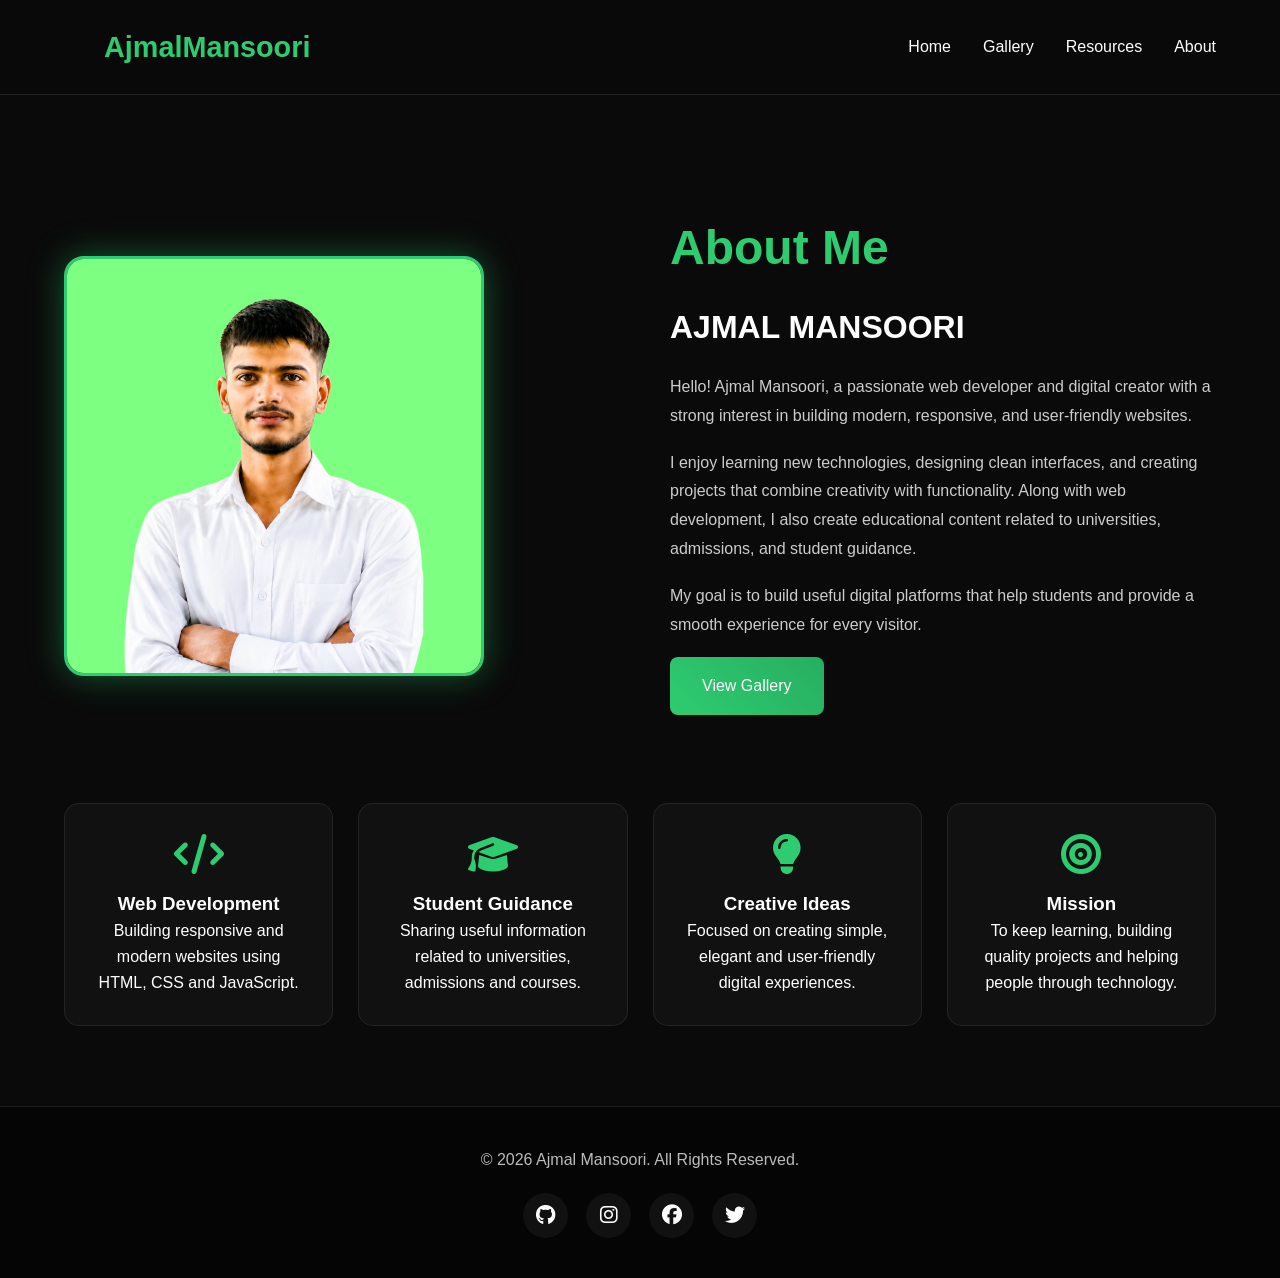
<file: About-us.html>
<!DOCTYPE html>
<html lang="en">
<head>
    <meta charset="UTF-8">
    <meta name="viewport" content="width=device-width, initial-scale=1.0">
    <title>About Us | Ajmal Mansoori</title>
    <link rel="icon" href="ajmalmansoori.jpg" type="image/x-icon">

    <link rel="stylesheet" href="https://cdnjs.cloudflare.com/ajax/libs/font-awesome/6.7.2/css/all.min.css">
    <link rel="stylesheet" href="styles.css">

    <style>

    .about-page{
        padding:120px 5% 80px;
        background:var(--dark-bg);
        min-height:100vh;
    }

    .about-container{
        display:grid;
        grid-template-columns:1fr 1fr;
        gap:60px;
        align-items:center;
        margin-bottom:80px;
    }

    .about-image img{
        width:100%;
        max-width:420px;
        border-radius:20px;
        border:3px solid var(--accent);
        box-shadow:0 0 35px var(--accent-glow);
    }

    .about-content h1{
        font-size:3rem;
        color:var(--accent);
        margin-bottom:15px;
    }

    .about-content h2{
        font-size:2rem;
        margin-bottom:20px;
    }

    .about-content p{
        color:#ccc;
        line-height:1.8;
        margin-bottom:18px;
    }

    .about-boxes{
        display:grid;
        grid-template-columns:repeat(auto-fit,minmax(250px,1fr));
        gap:25px;
    }

    .about-box{
        background:#111;
        padding:30px;
        border-radius:15px;
        border:1px solid rgba(255,255,255,.08);
        text-align:center;
        transition:.4s;
    }

    .about-box i{
        color:var(--accent);
        font-size:40px;
        margin-bottom:15px;
    }

    .about-box:hover{
        transform:translateY(-10px);
        border-color:var(--accent);
        box-shadow:0 15px 35px var(--accent-glow);
    }

    @media(max-width:768px){

        .about-container{
            grid-template-columns:1fr;
            text-align:center;
        }

        .about-image{
            text-align:center;
        }

        .about-image img{
            max-width:280px;
        }

        .about-content h1{
            font-size:2.3rem;
        }

    }

    </style>

</head>

<body>

<nav class="navbar">

<a href="index.html" class="logo">AjmalMansoori</a>

<ul class="nav-links">
<li><a href="index.html">Home</a></li>
<li><a href="gallery.html">Gallery</a></li>
<li><a href="resources.html">Resources</a></li>
<li><a href="About-us.html">About</a></li>
</ul>

</nav>

<section class="about-page">

<div class="about-container">

<div class="about-image">
<img src="ajmal.jpg" alt="Ajmal Mansoori">
</div>

<div class="about-content">

<h1>About Me</h1>

<h2>AJMAL MANSOORI</h2>

<p>
Hello! Ajmal Mansoori, a passionate web developer and digital creator with a strong interest in building modern, responsive, and user-friendly websites.
</p>

<p>
I enjoy learning new technologies, designing clean interfaces, and creating projects that combine creativity with functionality. Along with web development, I also create educational content related to universities, admissions, and student guidance.
</p>

<p>
My goal is to build useful digital platforms that help students and provide a smooth experience for every visitor.
</p>

<a href="gallery.html" class="cta-button">View Gallery</a>

</div>

</div>

<div class="about-boxes">

<div class="about-box">
<i class="fa-solid fa-code"></i>
<h3>Web Development</h3>
<p>Building responsive and modern websites using HTML, CSS and JavaScript.</p>
</div>

<div class="about-box">
<i class="fa-solid fa-graduation-cap"></i>
<h3>Student Guidance</h3>
<p>Sharing useful information related to universities, admissions and courses.</p>
</div>

<div class="about-box">
<i class="fa-solid fa-lightbulb"></i>
<h3>Creative Ideas</h3>
<p>Focused on creating simple, elegant and user-friendly digital experiences.</p>
</div>

<div class="about-box">
<i class="fa-solid fa-bullseye"></i>
<h3>Mission</h3>
<p>To keep learning, building quality projects and helping people through technology.</p>
</div>

</div>

</section>

<footer>

<p>&copy; 2026 Ajmal Mansoori. All Rights Reserved.</p>

<div class="social-links">
<a href="#"><i class="fa-brands fa-github"></i></a>
<a href="#"><i class="fa-brands fa-instagram"></i></a>
<a href="#"><i class="fa-brands fa-facebook"></i></a>
<a href="#"><i class="fa-brands fa-twitter"></i></a>
</div>

</footer>

<script src="script.js"></script>

</body>
</html>
</file>
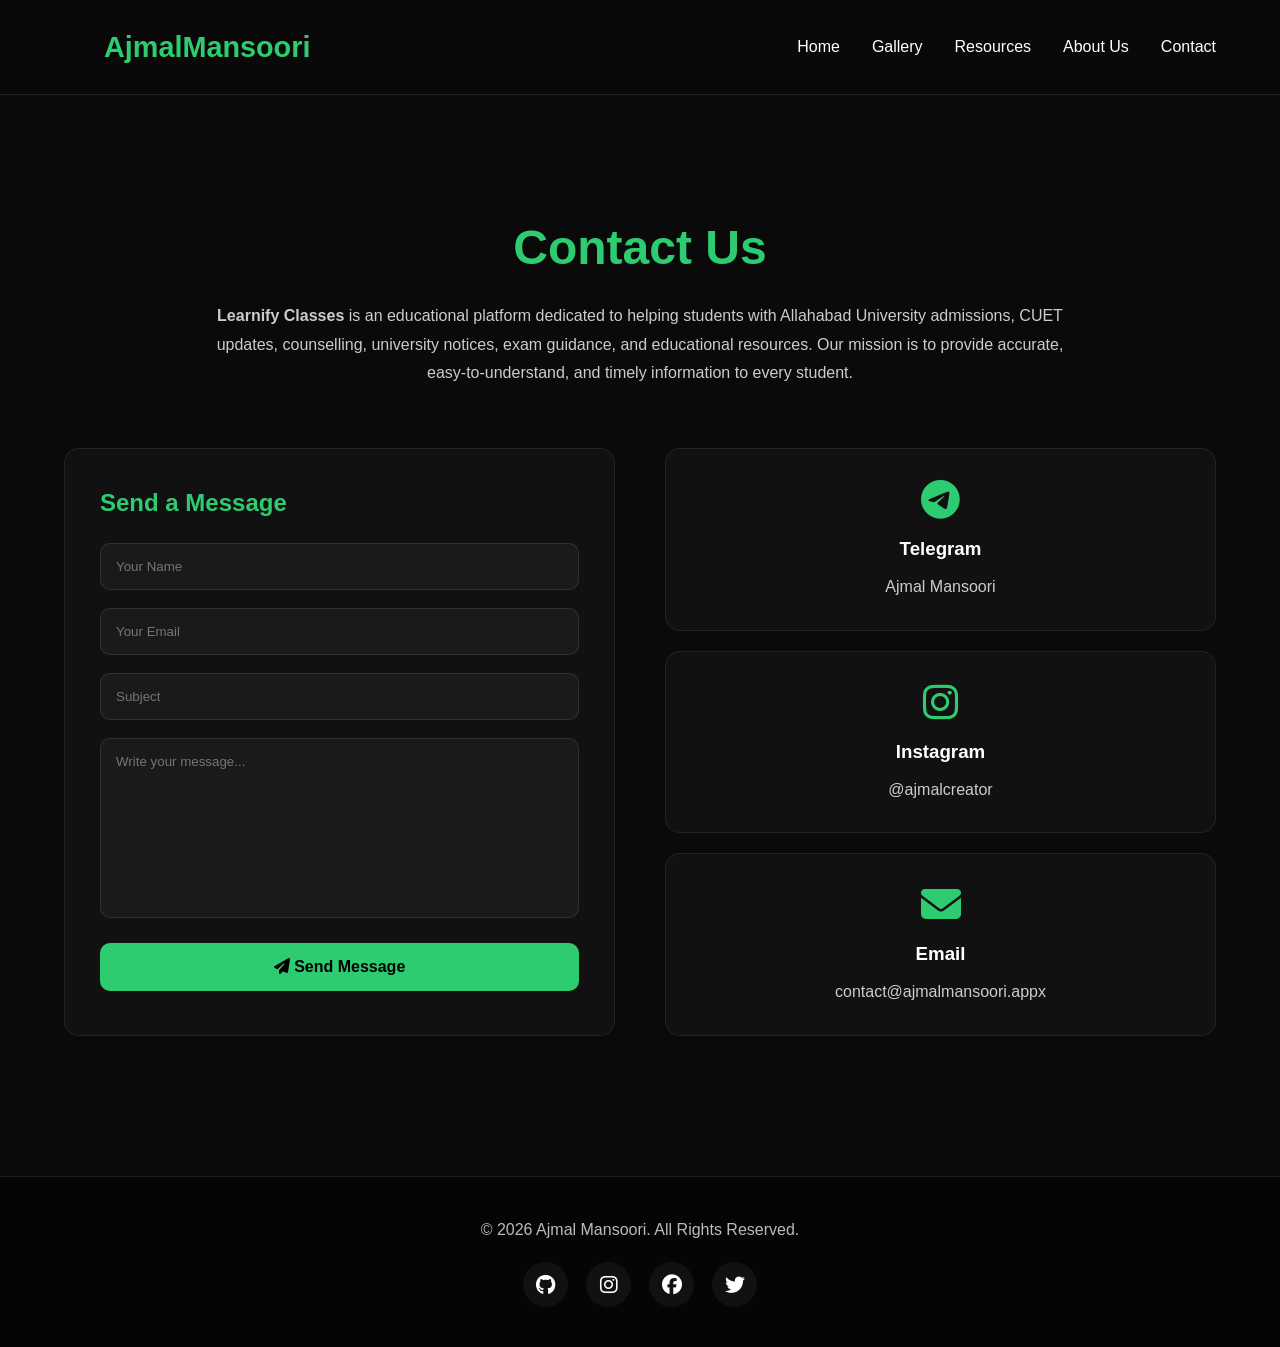
<file: contact.html>
<!DOCTYPE html>
<html lang="en">
<head>
<meta charset="UTF-8">
<meta name="viewport" content="width=device-width, initial-scale=1.0">

<title>Contact Us | Ajmal Mansoori</title>
    <link rel="icon" href="ajmalmansoori.jpg" type="image/x-icon">

<link rel="stylesheet" href="https://cdnjs.cloudflare.com/ajax/libs/font-awesome/6.7.2/css/all.min.css">
<link rel="stylesheet" href="styles.css">

<style>

.contact-page{
    padding:120px 5% 80px;
    background:var(--dark-bg);
    min-height:100vh;
}

.contact-heading{
    text-align:center;
    max-width:850px;
    margin:auto;
    margin-bottom:60px;
}

.contact-heading h1{
    font-size:3rem;
    color:var(--accent);
    margin-bottom:15px;
}

.contact-heading p{
    color:#ccc;
    line-height:1.8;
}

.contact-container{
    display:grid;
    grid-template-columns:1fr 1fr;
    gap:50px;
    margin-bottom:60px;
}

.contact-form{
    background:#111;
    padding:35px;
    border-radius:15px;
    border:1px solid rgba(255,255,255,.08);
}

.contact-form h2{
    color:var(--accent);
    margin-bottom:20px;
}

.contact-form input,
.contact-form textarea{

    width:100%;
    padding:15px;
    margin-bottom:18px;
    background:#1a1a1a;
    border:1px solid rgba(255,255,255,.1);
    border-radius:10px;
    color:#fff;
    outline:none;
}

.contact-form textarea{
    resize:none;
    height:180px;
}

.contact-form button{

    width:100%;
    padding:15px;
    border:none;
    border-radius:10px;
    background:var(--accent);
    color:#000;
    font-size:16px;
    font-weight:600;
    cursor:pointer;
    transition:.3s;
}

.contact-form button:hover{
    transform:translateY(-3px);
    box-shadow:0 10px 30px var(--accent-glow);
}

.contact-info{

    display:grid;
    gap:20px;
}

.info-card{

    background:#111;
    padding:30px;
    border-radius:15px;
    text-align:center;
    border:1px solid rgba(255,255,255,.08);
    transition:.4s;
}

.info-card:hover{

    transform:translateY(-8px);
    border-color:var(--accent);
    box-shadow:0 15px 35px var(--accent-glow);
}

.info-card i{

    font-size:40px;
    color:var(--accent);
    margin-bottom:15px;
}

.info-card h3{

    margin-bottom:10px;
}

.info-card a{

    color:#ccc;
    text-decoration:none;
}

.info-card a:hover{

    color:var(--accent);
}

@media(max-width:768px){

.contact-heading h1{
    font-size:2.3rem;
}

.contact-container{
    grid-template-columns:1fr;
}

}

</style>

</head>

<body>

<nav class="navbar">

<a href="index.html" class="logo">AjmalMansoori</a>

<ul class="nav-links">
<li><a href="index.html">Home</a></li>
<li><a href="gallery.html">Gallery</a></li>
<li><a href="resources.html">Resources</a></li>
<li><a href="About-us.html">About Us</a></li>
<li><a href="contact.html">Contact</a></li>
</ul>

</nav>

<section class="contact-page">

<div class="contact-heading">

<h1>Contact Us</h1>

<p>
<b>Learnify Classes</b> is an educational platform dedicated to helping students with
Allahabad University admissions, CUET updates, counselling, university notices,
exam guidance, and educational resources. Our mission is to provide accurate,
easy-to-understand, and timely information to every student.
</p>

</div>

<div class="contact-container">

<div class="contact-form">

<h2>Send a Message</h2>

<form action="https://formsubmit.co/ajmalcreatorofficial@gmail.com" method="POST">
<input type="text" name="Name" placeholder="Your Name" required>
<input type="email" name="Email" placeholder="Your Email" required>
<input type="text" name="Subject" placeholder="Subject" required>
<textarea name="Message" placeholder="Write your message..." required></textarea>
<button type="submit">
<i class="fa-solid fa-paper-plane"></i>
Send Message
</button>

</form>

</div>

<div class="contact-info">

<div class="info-card">
<i class="fa-brands fa-telegram"></i>
<h3>Telegram</h3>
<a href="https://t.me/ajmalmansoori" target="_blank">
Ajmal Mansoori
</a>
</div>

<div class="info-card">
<i class="fa-brands fa-instagram"></i>
<h3>Instagram</h3>
<a href="https://instagram.com/ajmalcreator" target="_blank">
@ajmalcreator
</a>
</div>

<div class="info-card">
<i class="fa-solid fa-envelope"></i>
<h3>Email</h3>
<a href="mailto:ajmalalimansoori@email.com">
contact@ajmalmansoori.appx
</a>
</div>
</div>
</div>
</section>
<footer>
<p>&copy; 2026 Ajmal Mansoori. All Rights Reserved.</p>
<div class="social-links">
<a href="#"><i class="fa-brands fa-github"></i></a>
<a href="#"><i class="fa-brands fa-instagram"></i></a>
<a href="#"><i class="fa-brands fa-facebook"></i></a>
<a href="#"><i class="fa-brands fa-twitter"></i></a>
</div>
</footer>
<script src="script.js"></script>
</body>
</html>
</file>
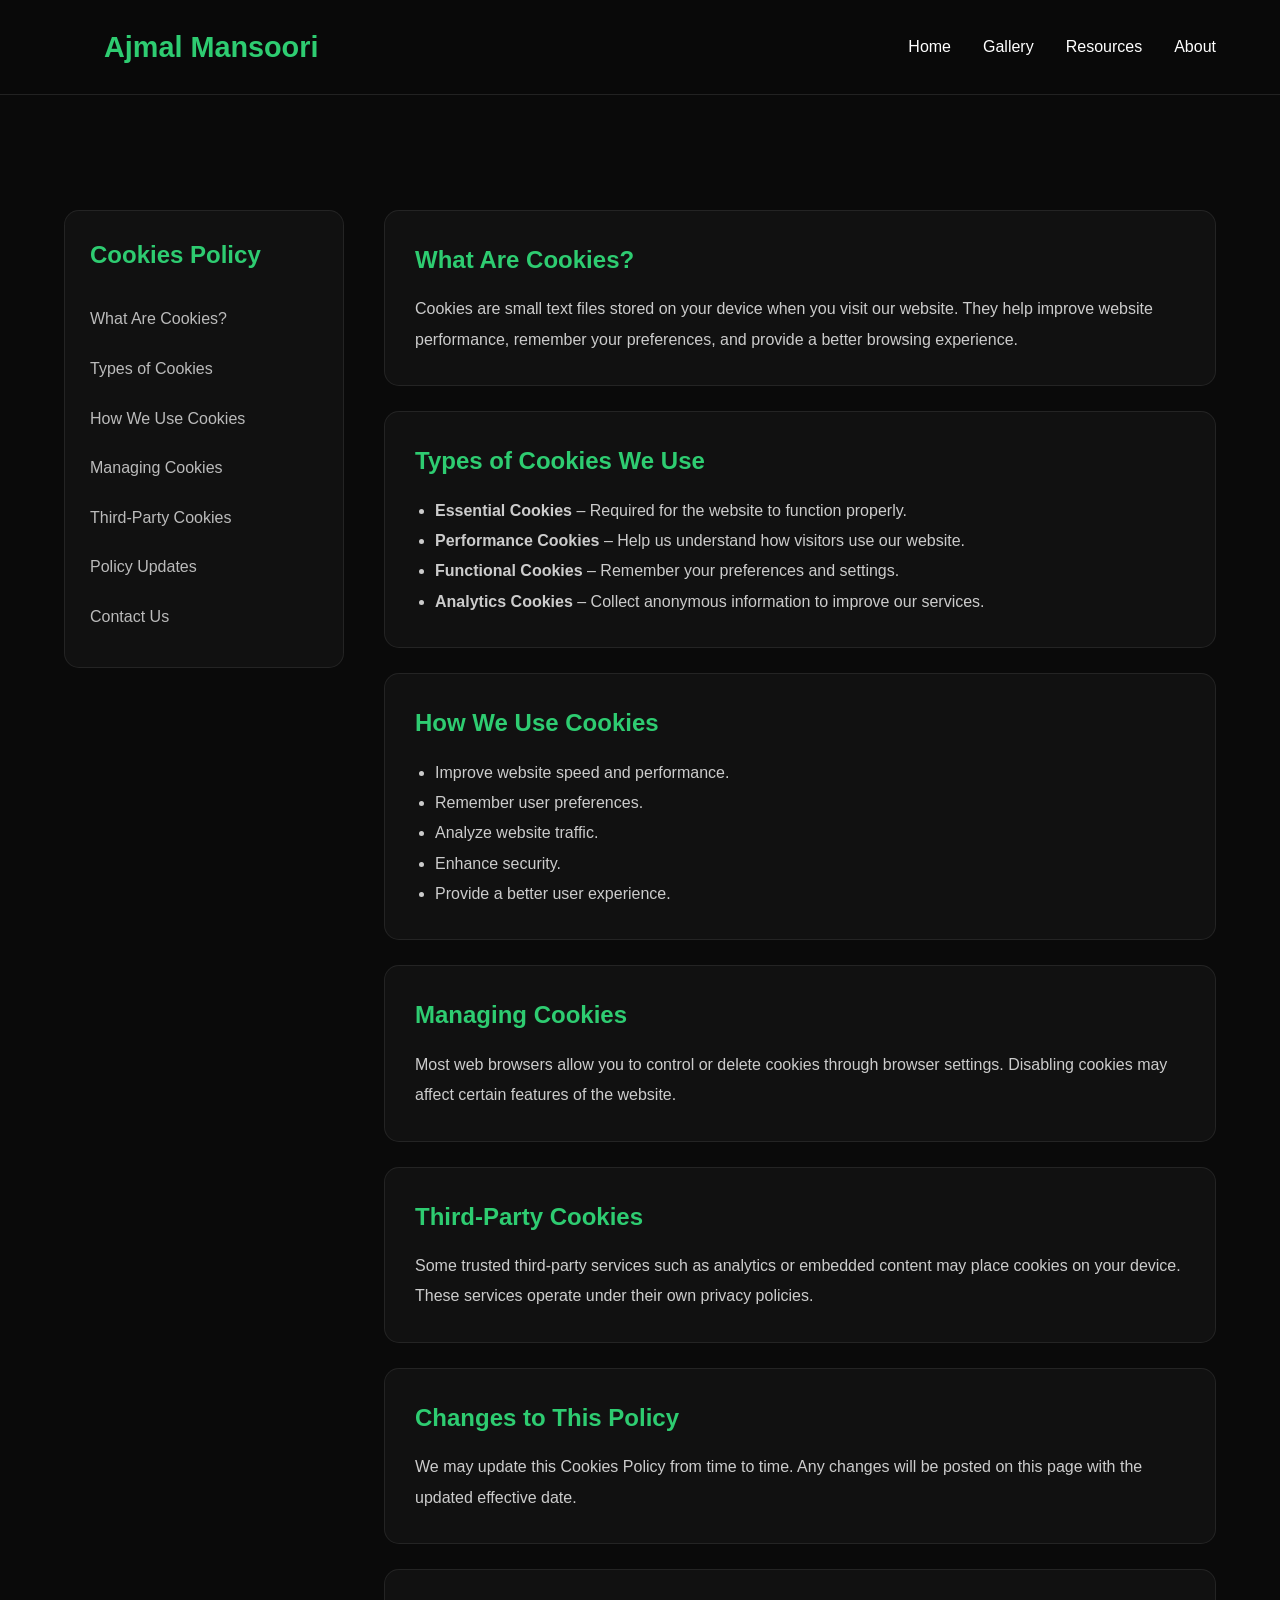
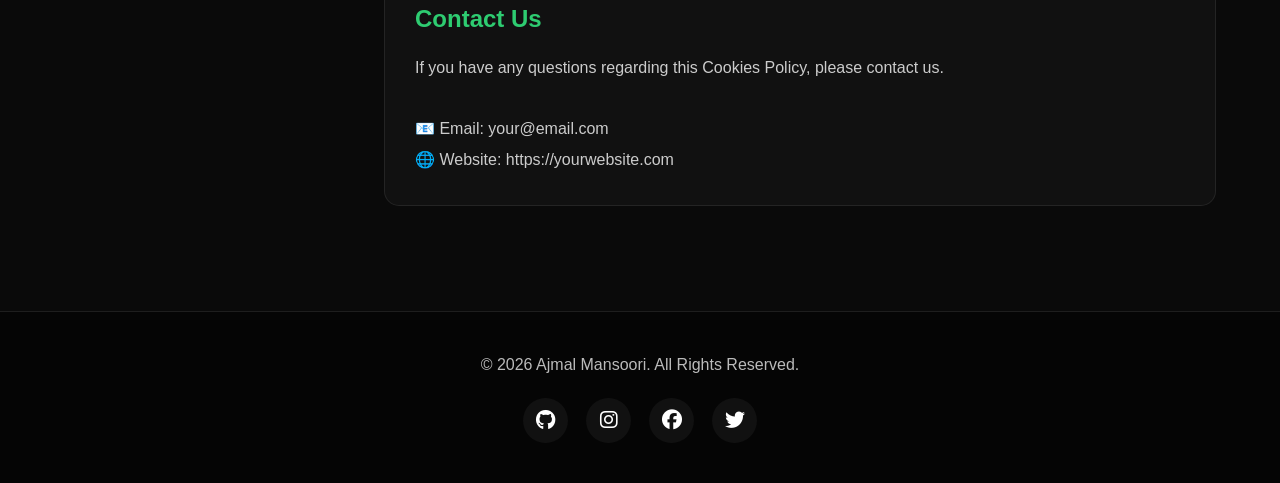
<file: cookies.html>
<!DOCTYPE html>
<html lang="en">
<head>
<meta charset="UTF-8">
<meta name="viewport" content="width=device-width, initial-scale=1.0">
<title>Cookies Policy | Ajmal Mansoori</title>

<link rel="stylesheet" href="styles.css">
<link rel="stylesheet" href="https://cdnjs.cloudflare.com/ajax/libs/font-awesome/6.7.2/css/all.min.css">

<style>

.cookies-page{
display:grid;
grid-template-columns:280px 1fr;
gap:40px;
padding:120px 5% 80px;
}

.cookies-sidebar{
position:sticky;
top:120px;
height:fit-content;
background:#111;
padding:25px;
border-radius:15px;
border:1px solid rgba(255,255,255,.08);
}

.cookies-sidebar h2{
color:var(--accent);
margin-bottom:20px;
}

.cookies-sidebar a{
display:block;
padding:12px 0;
text-decoration:none;
color:#bbb;
transition:.3s;
}

.cookies-sidebar a:hover{
color:var(--accent);
padding-left:8px;
}

.cookies-content section{
background:#111;
padding:30px;
margin-bottom:25px;
border-radius:15px;
border:1px solid rgba(255,255,255,.08);
}

.cookies-content h2{
color:var(--accent);
margin-bottom:15px;
}

.cookies-content p,
.cookies-content li{
color:#ccc;
line-height:1.9;
}

.cookies-content ul{
padding-left:20px;
}

@media(max-width:900px){

.cookies-page{
grid-template-columns:1fr;
}

.cookies-sidebar{
position:relative;
top:0;
}

}

</style>

</head>
<body>

<nav class="navbar">

<a href="index.html" class="logo">Ajmal Mansoori</a>

<ul class="nav-links">
<li><a href="index.html">Home</a></li>
<li><a href="gallery.html">Gallery</a></li>
<li><a href="resources.html">Resources</a></li>
<li><a href="About-us.html">About</a></li>
</ul>

</nav>

<div class="cookies-page">

<div class="cookies-sidebar">

<h2>Cookies Policy</h2>

<a href="#what">What Are Cookies?</a>
<a href="#types">Types of Cookies</a>
<a href="#use">How We Use Cookies</a>
<a href="#manage">Managing Cookies</a>
<a href="#thirdparty">Third-Party Cookies</a>
<a href="#updates">Policy Updates</a>
<a href="#contact">Contact Us</a>

</div>

<div class="cookies-content">

<section id="what">
<h2>What Are Cookies?</h2>

<p>
Cookies are small text files stored on your device when you visit our website. They help improve website performance, remember your preferences, and provide a better browsing experience.
</p>

</section>

<section id="types">

<h2>Types of Cookies We Use</h2>

<ul>
<li><strong>Essential Cookies</strong> – Required for the website to function properly.</li>

<li><strong>Performance Cookies</strong> – Help us understand how visitors use our website.</li>

<li><strong>Functional Cookies</strong> – Remember your preferences and settings.</li>

<li><strong>Analytics Cookies</strong> – Collect anonymous information to improve our services.</li>

</ul>

</section>

<section id="use">

<h2>How We Use Cookies</h2>

<ul>

<li>Improve website speed and performance.</li>

<li>Remember user preferences.</li>

<li>Analyze website traffic.</li>

<li>Enhance security.</li>

<li>Provide a better user experience.</li>

</ul>

</section>

<section id="manage">

<h2>Managing Cookies</h2>

<p>

Most web browsers allow you to control or delete cookies through browser settings. Disabling cookies may affect certain features of the website.

</p>

</section>

<section id="thirdparty">

<h2>Third-Party Cookies</h2>

<p>

Some trusted third-party services such as analytics or embedded content may place cookies on your device. These services operate under their own privacy policies.

</p>

</section>

<section id="updates">

<h2>Changes to This Policy</h2>

<p>

We may update this Cookies Policy from time to time. Any changes will be posted on this page with the updated effective date.

</p>

</section>

<section id="contact">

<h2>Contact Us</h2>

<p>

If you have any questions regarding this Cookies Policy, please contact us.

<br><br>

📧 Email: your@email.com

<br>

🌐 Website: https://yourwebsite.com

</p>

</section>

</div>

</div>

<footer>

<p>&copy; 2026 Ajmal Mansoori. All Rights Reserved.</p>

<div class="social-links">

<a href="#"><i class="fab fa-github"></i></a>

<a href="#"><i class="fab fa-instagram"></i></a>

<a href="#"><i class="fab fa-facebook"></i></a>

<a href="#"><i class="fab fa-twitter"></i></a>

</div>

</footer>

</body>
</html>
</file>
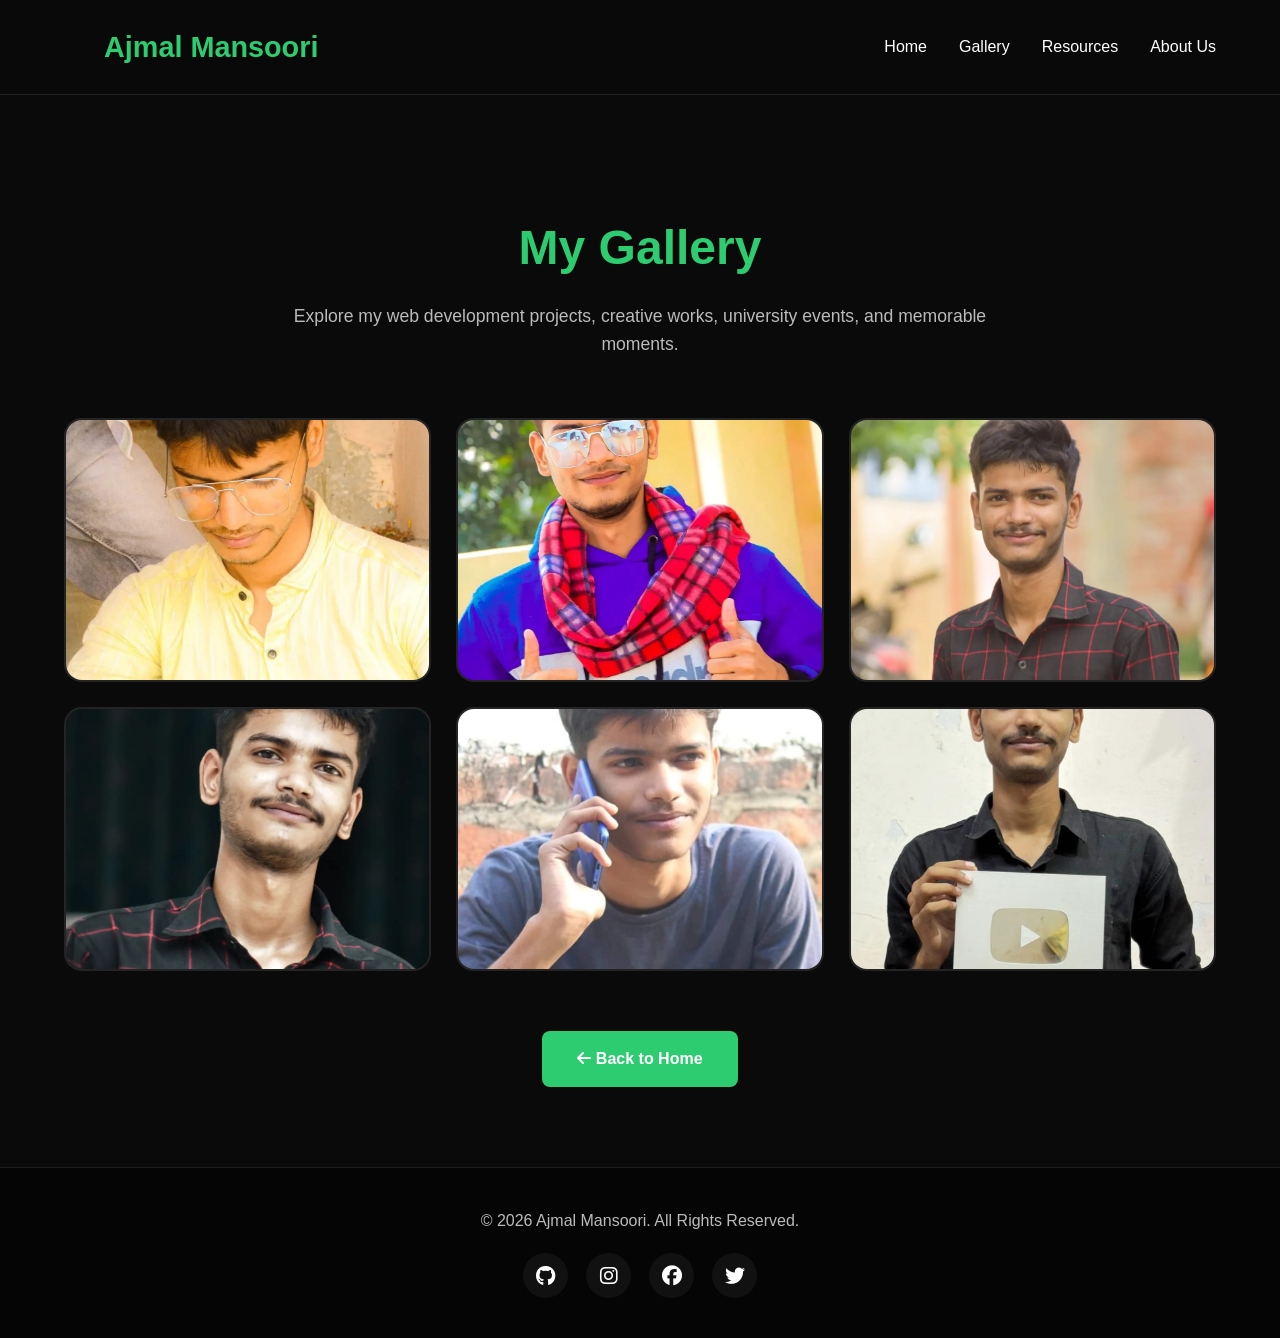
<file: gallery.html>
<!DOCTYPE html>
<html lang="en">
<head>
    <meta charset="UTF-8">
    <meta name="viewport" content="width=device-width, initial-scale=1.0">
    <title>Gallery | Ajmal Mansoori</title>
    <link rel="icon" href="ajmalmansoori.jpg" type="image/x-icon">

    <link rel="stylesheet" href="https://cdnjs.cloudflare.com/ajax/libs/font-awesome/6.7.2/css/all.min.css">
    <link rel="stylesheet" href="styles.css">

    <style>

        .gallery-page{
            padding:120px 5% 80px;
            background:var(--dark-bg);
            min-height:100vh;
        }

        .gallery-header{
            text-align:center;
            margin-bottom:60px;
        }

        .gallery-header h1{
            font-size:3rem;
            color:var(--accent);
            margin-bottom:15px;
        }

        .gallery-header p{
            color:#bbb;
            font-size:1.1rem;
            max-width:700px;
            margin:auto;
        }

        .gallery-grid{
            display:grid;
            grid-template-columns:repeat(auto-fit,minmax(300px,1fr));
            gap:25px;
        }

        .gallery-card{
            position:relative;
            overflow:hidden;
            border-radius:18px;
            border:2px solid rgba(255,255,255,.08);
            transition:.4s;
            background:#111;
        }

        .gallery-card img{
            width:100%;
            height:260px;
            object-fit:cover;
            transition:.5s;
            display:block;
        }

        .gallery-overlay{
            position:absolute;
            inset:0;
            background:rgba(0,0,0,.65);
            display:flex;
            flex-direction:column;
            justify-content:center;
            align-items:center;
            opacity:0;
            transition:.4s;
            padding:20px;
            text-align:center;
        }

        .gallery-overlay h3{
            color:white;
            margin-bottom:10px;
        }

        .gallery-overlay p{
            color:#ddd;
            font-size:.95rem;
        }

        .gallery-card:hover{
            transform:translateY(-10px);
            border-color:var(--accent);
            box-shadow:0 15px 35px var(--accent-glow);
        }

        .gallery-card:hover img{
            transform:scale(1.08);
        }

        .gallery-card:hover .gallery-overlay{
            opacity:1;
        }

        .back-home{
            text-align:center;
            margin-top:60px;
        }

        .back-home a{
            display:inline-block;
            padding:15px 35px;
            background:var(--accent);
            color:#fff;
            text-decoration:none;
            border-radius:8px;
            transition:.3s;
            font-weight:bold;
        }

        .back-home a:hover{
            transform:translateY(-5px);
            box-shadow:0 10px 30px var(--accent-glow);
        }

        @media(max-width:768px){

            .gallery-header h1{
                font-size:2.2rem;
            }

            .gallery-grid{
                grid-template-columns:1fr;
            }

        }

    </style>

</head>
<body>

<nav class="navbar">

    <a href="index.html" class="logo">
        Ajmal Mansoori
    </a>

    <ul class="nav-links">
        <li><a href="index.html">Home</a></li>
        <li><a href="gallery.html">Gallery</a></li>
        <li><a href="resources.html">Resources</a></li>
        <li><a href="About-us.html">About Us</a></li>
    </ul>

</nav>

<section class="gallery-page">

    <div class="gallery-header">
        <h1>My Gallery</h1>

        <p>
            Explore my web development projects, creative works,
            university events, and memorable moments.
        </p>
    </div>

    <div class="gallery-grid">

        <div class="gallery-card">
            <img src="2020.jpg" alt="">
            <div class="gallery-overlay">
                <h3>Ajmal Mansoori</h3>
                <p>2020 Memories</p>
            </div>
        </div>

        <div class="gallery-card">
            <img src="2021.jpg" alt="">
            <div class="gallery-overlay">
                <h3>Ajmal Mansoori</h3>
                <p>2021 Memories</p>
            </div>
        </div>

        <div class="gallery-card">
            <img src="2022.jpg" alt="">
            <div class="gallery-overlay">
                <h3>Ajaml Mansoori</h3>
                <p>2022 Memories</p>
            </div>
        </div>

        <div class="gallery-card">
            <img src="2023.jpg" alt="">
            <div class="gallery-overlay">
                <h3>Ajmal Mansoori</h3>
                <p>2023 Memories</p>
            </div>
        </div>

        <div class="gallery-card">
            <img src="2024.jpg" alt="">
            <div class="gallery-overlay">
                <h3>Ajaml Mansoori</h3>
                <p>2024 Memories</p>
            </div>
        </div>

        <div class="gallery-card">
            <img src="2025.jpg" alt="">
            <div class="gallery-overlay">
                <h3>Ajmal Mansoori</h3>
                <p>2025 Memories</p>
            </div>
        </div>
    </div>

    <div class="back-home">
        <a href="index.html">
            <i class="fa-solid fa-arrow-left"></i>
            Back to Home
        </a>
    </div>

</section>

<footer>

    <p>&copy; 2026 Ajmal Mansoori. All Rights Reserved.</p>

    <div class="social-links">
        <a href="https://github.com/ajmalmansoori"><i class="fa-brands fa-github"></i></a>
        <a href="https://instagram.com/ajmalcreator"><i class="fa-brands fa-instagram"></i></a>
        <a href="https://facebook.com/ajmalcreator"><i class="fa-brands fa-facebook"></i></a>
        <a href="https://twitter.com/ajmalcreator"><i class="fa-brands fa-twitter"></i></a>
    </div>

</footer>

<script src="script.js"></script>

</body>
</html>
</file>
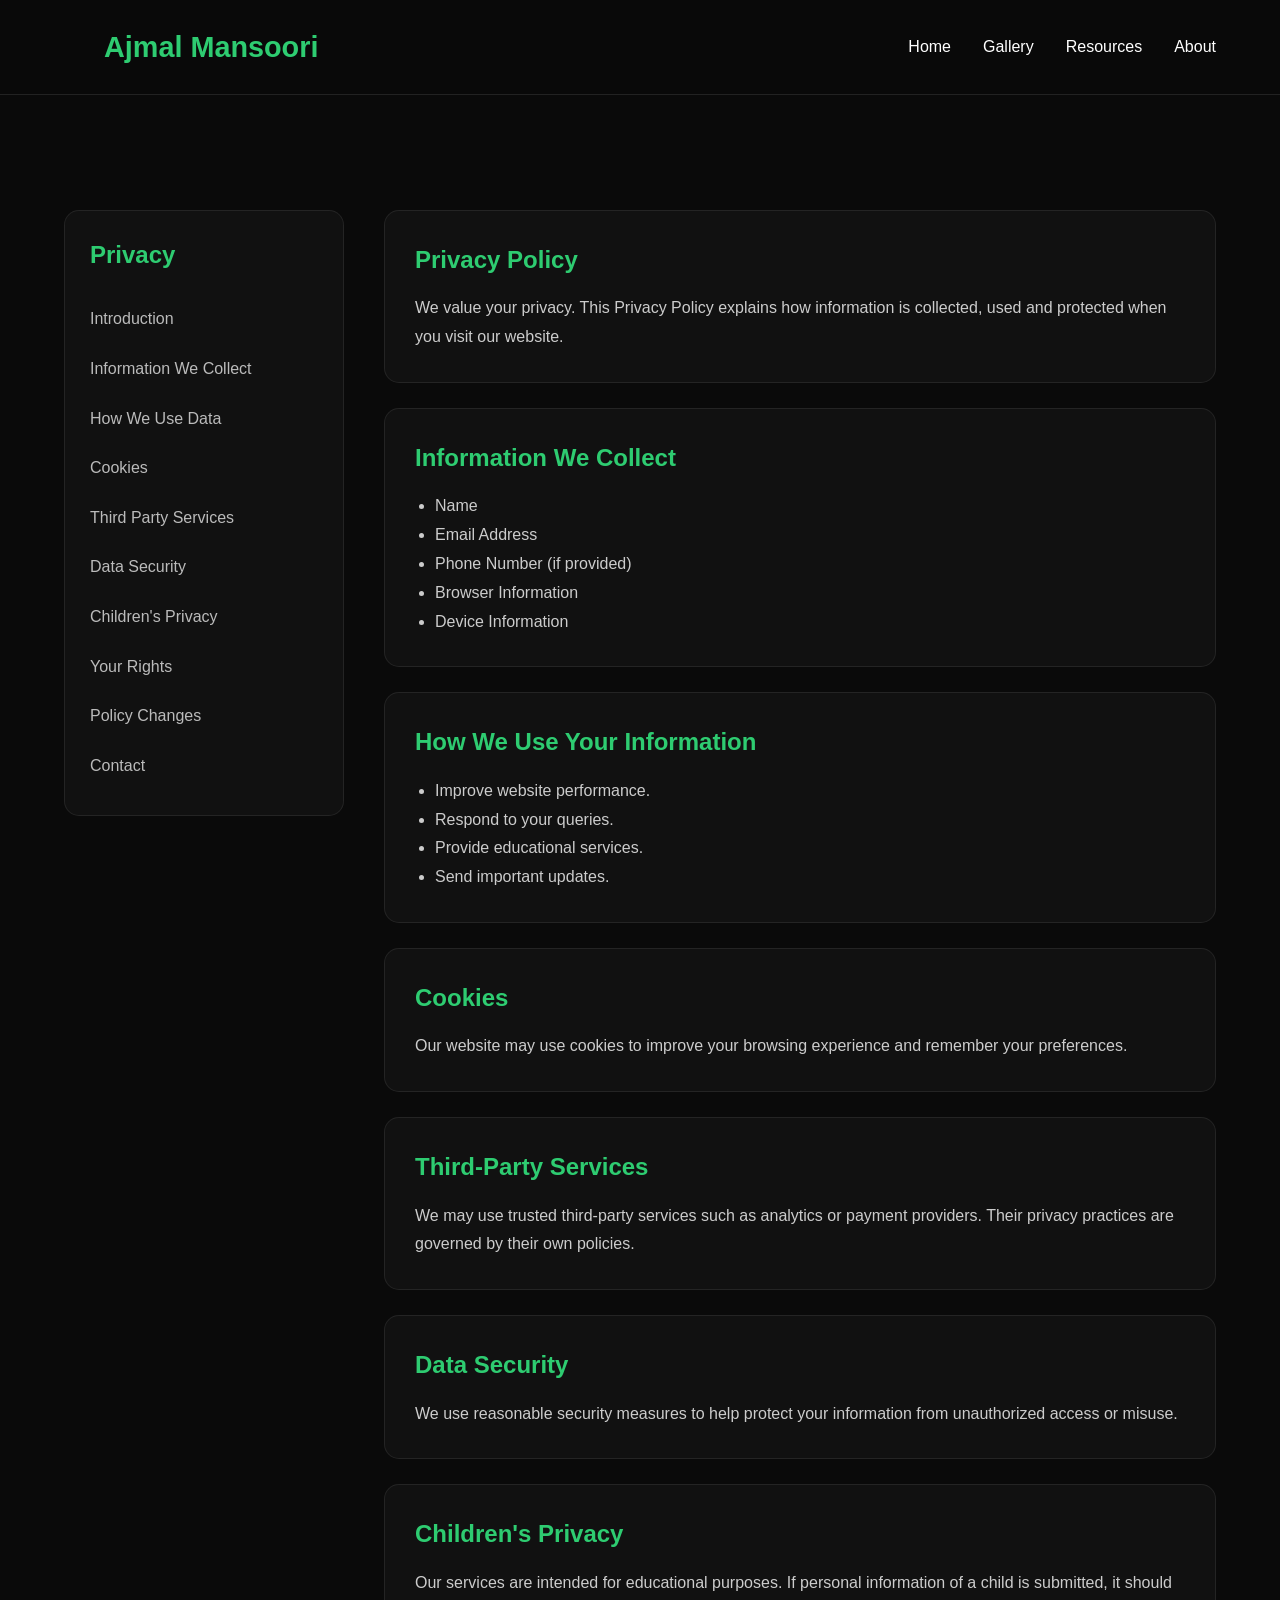
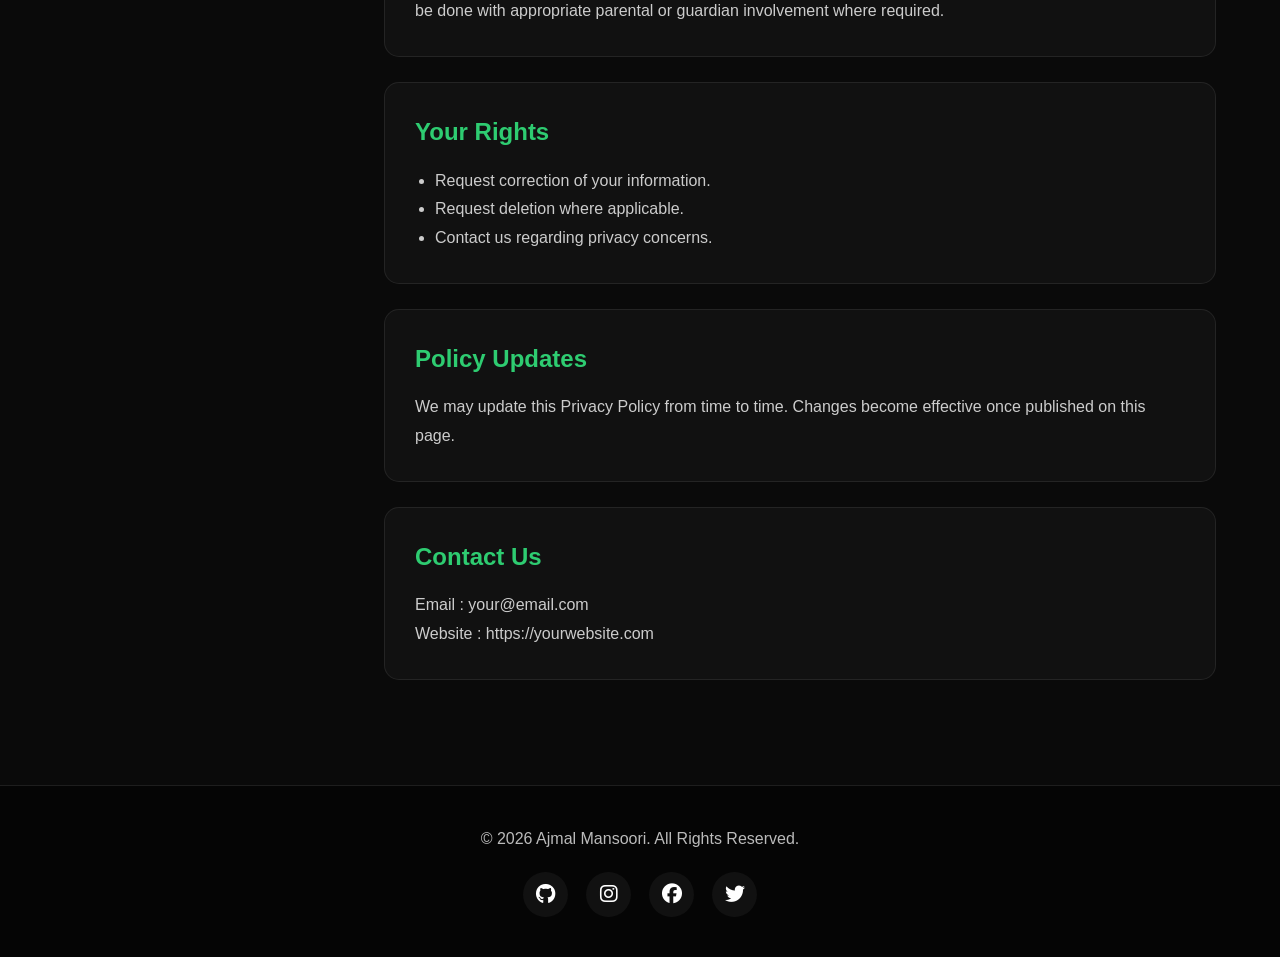
<file: privacy.html>
<!DOCTYPE html>
<html lang="en">
<head>
<meta charset="UTF-8">
<meta name="viewport" content="width=device-width, initial-scale=1.0">
<title>Privacy Policy | Ajmal Mansoori</title>

<link rel="stylesheet" href="styles.css">
<link rel="stylesheet"
href="https://cdnjs.cloudflare.com/ajax/libs/font-awesome/6.7.2/css/all.min.css">

<style>

.policy-page{
display:grid;
grid-template-columns:280px 1fr;
gap:40px;
padding:120px 5% 80px;
}

.policy-sidebar{
position:sticky;
top:120px;
height:fit-content;
background:#111;
padding:25px;
border-radius:15px;
border:1px solid rgba(255,255,255,.08);
}

.policy-sidebar h2{
color:var(--accent);
margin-bottom:20px;
}

.policy-sidebar a{
display:block;
padding:12px 0;
color:#bbb;
text-decoration:none;
transition:.3s;
}

.policy-sidebar a:hover{
color:var(--accent);
padding-left:8px;
}

.policy-content section{
background:#111;
padding:30px;
border-radius:15px;
margin-bottom:25px;
border:1px solid rgba(255,255,255,.08);
}

.policy-content h2{
color:var(--accent);
margin-bottom:15px;
}

.policy-content p,
.policy-content li{
color:#ccc;
line-height:1.8;
}

.policy-content ul{
padding-left:20px;
}

@media(max-width:900px){

.policy-page{
grid-template-columns:1fr;
}

.policy-sidebar{
position:relative;
top:0;
}

}

</style>

</head>

<body>

<nav class="navbar">

<a href="index.html" class="logo">Ajmal Mansoori</a>

<ul class="nav-links">
<li><a href="index.html">Home</a></li>
<li><a href="gallery.html">Gallery</a></li>
<li><a href="resources.html">Resources</a></li>
<li><a href="About-us.html">About</a></li>
</ul>

</nav>

<div class="policy-page">

<div class="policy-sidebar">

<h2>Privacy</h2>

<a href="#intro">Introduction</a>
<a href="#collect">Information We Collect</a>
<a href="#use">How We Use Data</a>
<a href="#cookies">Cookies</a>
<a href="#thirdparty">Third Party Services</a>
<a href="#security">Data Security</a>
<a href="#children">Children's Privacy</a>
<a href="#rights">Your Rights</a>
<a href="#changes">Policy Changes</a>
<a href="#contact">Contact</a>

</div>

<div class="policy-content">

<section id="intro">
<h2>Privacy Policy</h2>
<p>
We value your privacy. This Privacy Policy explains how information is collected, used and protected when you visit our website.
</p>
</section>

<section id="collect">
<h2>Information We Collect</h2>

<ul>
<li>Name</li>
<li>Email Address</li>
<li>Phone Number (if provided)</li>
<li>Browser Information</li>
<li>Device Information</li>
</ul>

</section>

<section id="use">
<h2>How We Use Your Information</h2>

<ul>
<li>Improve website performance.</li>
<li>Respond to your queries.</li>
<li>Provide educational services.</li>
<li>Send important updates.</li>
</ul>

</section>

<section id="cookies">
<h2>Cookies</h2>

<p>
Our website may use cookies to improve your browsing experience and remember your preferences.
</p>

</section>

<section id="thirdparty">
<h2>Third-Party Services</h2>

<p>
We may use trusted third-party services such as analytics or payment providers. Their privacy practices are governed by their own policies.
</p>

</section>

<section id="security">
<h2>Data Security</h2>

<p>
We use reasonable security measures to help protect your information from unauthorized access or misuse.
</p>

</section>

<section id="children">
<h2>Children's Privacy</h2>

<p>
Our services are intended for educational purposes. If personal information of a child is submitted, it should be done with appropriate parental or guardian involvement where required.
</p>

</section>

<section id="rights">
<h2>Your Rights</h2>

<ul>
<li>Request correction of your information.</li>
<li>Request deletion where applicable.</li>
<li>Contact us regarding privacy concerns.</li>
</ul>

</section>

<section id="changes">
<h2>Policy Updates</h2>

<p>
We may update this Privacy Policy from time to time. Changes become effective once published on this page.
</p>

</section>

<section id="contact">
<h2>Contact Us</h2>

<p>

Email : your@email.com<br>

Website : https://yourwebsite.com

</p>

</section>

</div>

</div>

<footer>

<p>&copy; 2026 Ajmal Mansoori. All Rights Reserved.</p>

<div class="social-links">

<a href="#"><i class="fab fa-github"></i></a>

<a href="#"><i class="fab fa-instagram"></i></a>

<a href="#"><i class="fab fa-facebook"></i></a>

<a href="#"><i class="fab fa-twitter"></i></a>

</div>

</footer>

</body>
</html>
</file>
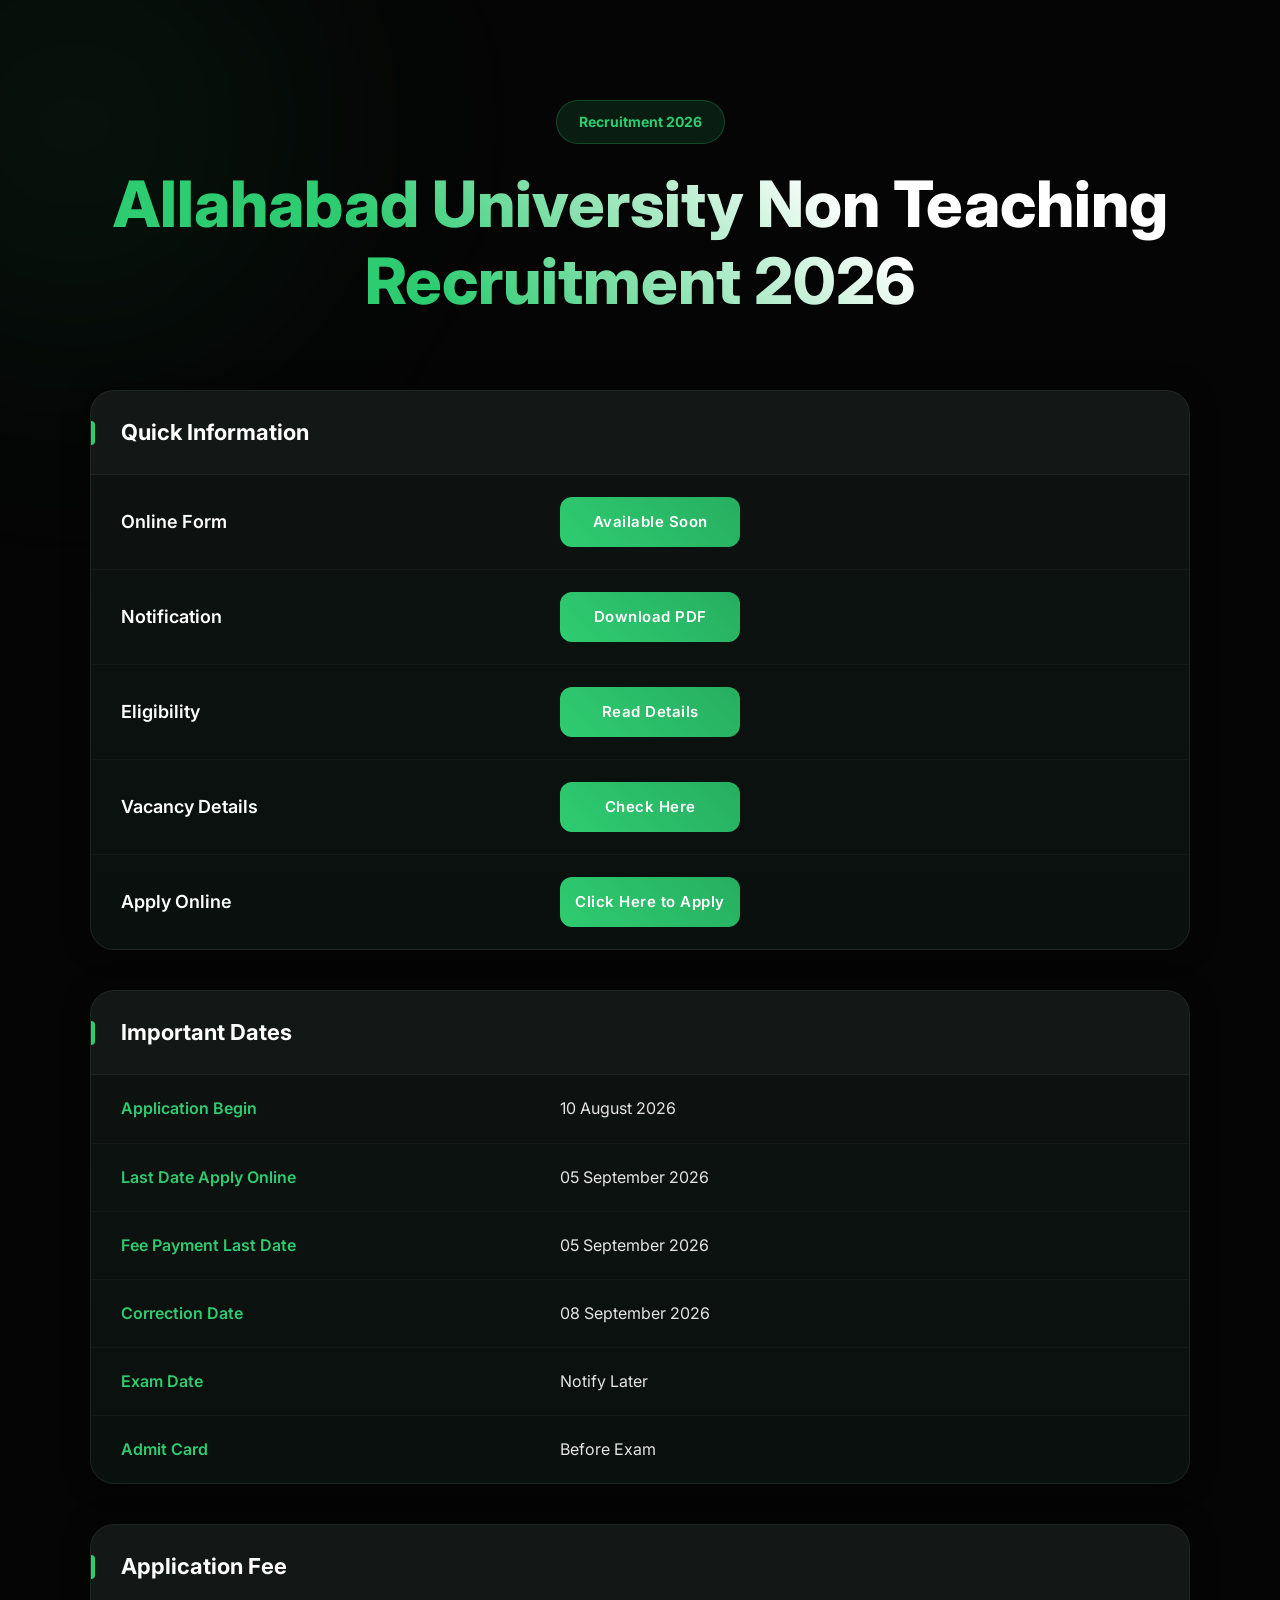
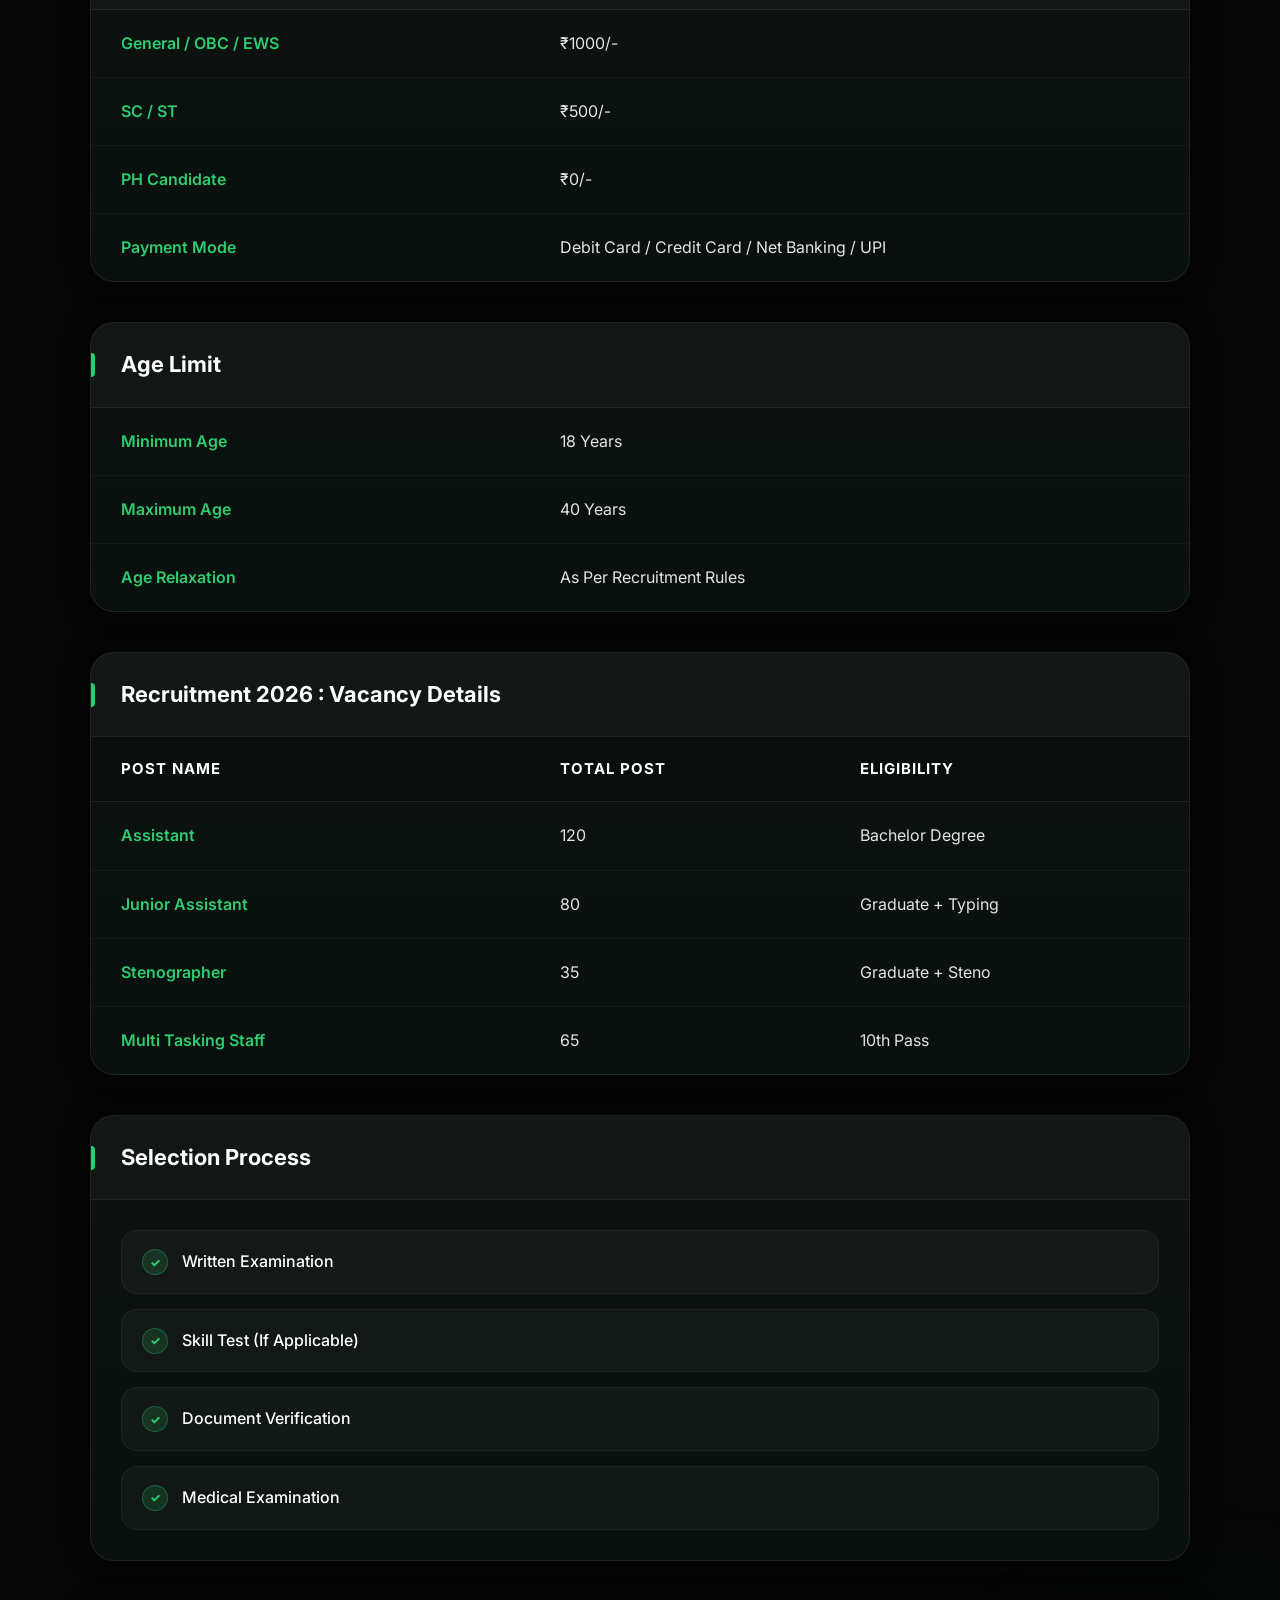
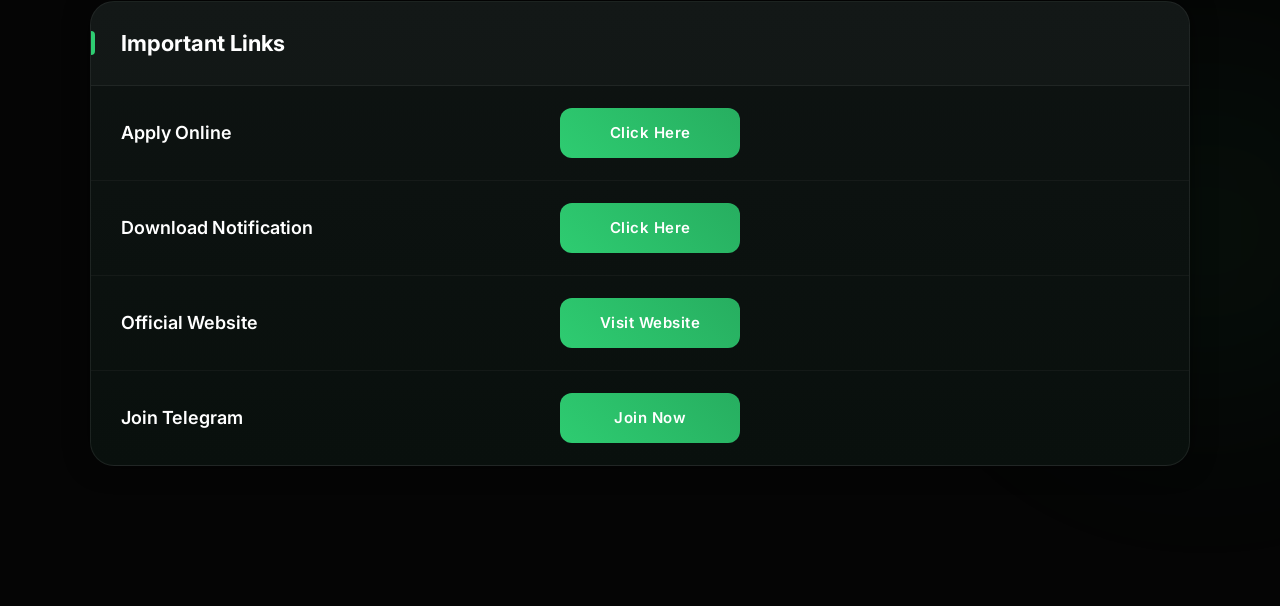
<file: recruitment.html>
<!DOCTYPE html>
<html lang="en">
<head>
    <meta charset="UTF-8">
    <meta name="viewport" content="width=device-width, initial-scale=1.0">
    <title>Recruitment 2026</title>
    <link rel="stylesheet" href="recruitment.css">
</head>
<body>
<!--=========================================
        RECRUITMENT DETAILS
==========================================-->

<section class="recruitment-page">

<div class="container">

    <!-- Header -->
    <div class="recruitment-header">
        <span class="recruitment-badge">
            Recruitment 2026
        </span>
        <h1>
            Allahabad University Non Teaching Recruitment 2026
        </h1>
    </div>

    <!--=========================
        Quick Information (Aapka Naya Table)
    ==========================-->
    <div class="info-box">
        <div class="box-title">
            Quick Information
        </div>
        <table class="links-table">
            <tr>
                <td>Online Form</td>
                <td><a href="#">Available Soon</a></td>
            </tr>
            <tr>
                <td>Notification</td>
                <td><a href="#">Download PDF</a></td>
            </tr>
            <tr>
                <td>Eligibility</td>
                <td><a href="#">Read Details</a></td>
            </tr>
            <tr>
                <td>Vacancy Details</td>
                <td><a href="#">Check Here</a></td>
            </tr>
            <tr>
                <td>Apply Online</td>
                <td><a href="#">Click Here to Apply</a></td>
            </tr>
        </table>
    </div>

    <!--=========================
        Important Dates
    ==========================-->
    <div class="info-box">
        <div class="box-title">
            Important Dates
        </div>
        <table>
            <tr>
                <td>Application Begin</td>
                <td>10 August 2026</td>
            </tr>
            <tr>
                <td>Last Date Apply Online</td>
                <td>05 September 2026</td>
            </tr>
            <tr>
                <td>Fee Payment Last Date</td>
                <td>05 September 2026</td>
            </tr>
            <tr>
                <td>Correction Date</td>
                <td>08 September 2026</td>
            </tr>
            <tr>
                <td>Exam Date</td>
                <td>Notify Later</td>
            </tr>
            <tr>
                <td>Admit Card</td>
                <td>Before Exam</td>
            </tr>
        </table>
    </div>

    <!--=========================
        Application Fee
    ==========================-->
    <div class="info-box">
        <div class="box-title">
            Application Fee
        </div>
        <table>
            <tr>
                <td>General / OBC / EWS</td>
                <td>₹1000/-</td>
            </tr>
            <tr>
                <td>SC / ST</td>
                <td>₹500/-</td>
            </tr>
            <tr>
                <td>PH Candidate</td>
                <td>₹0/-</td>
            </tr>
            <tr>
                <td>Payment Mode</td>
                <td>Debit Card / Credit Card / Net Banking / UPI</td>
            </tr>
        </table>
    </div>

    <!--=========================
        Age Limit
    ==========================-->
    <div class="info-box">
        <div class="box-title">
            Age Limit
        </div>
        <table>
            <tr>
                <td>Minimum Age</td>
                <td>18 Years</td>
            </tr>
            <tr>
                <td>Maximum Age</td>
                <td>40 Years</td>
            </tr>
            <tr>
                <td>Age Relaxation</td>
                <td>As Per Recruitment Rules</td>
            </tr>
        </table>
    </div>

    <!--=========================
        Vacancy Details
    ==========================-->
    <div class="info-box">
        <div class="box-title">
            Recruitment 2026 : Vacancy Details
        </div>
        <table>
            <thead>
                <tr>
                    <th>Post Name</th>
                    <th>Total Post</th>
                    <th>Eligibility</th>
                </tr>
            </thead>
            <tbody>
                <tr>
                    <td>Assistant</td>
                    <td>120</td>
                    <td>Bachelor Degree</td>
                </tr>
                <tr>
                    <td>Junior Assistant</td>
                    <td>80</td>
                    <td>Graduate + Typing</td>
                </tr>
                <tr>
                    <td>Stenographer</td>
                    <td>35</td>
                    <td>Graduate + Steno</td>
                </tr>
                <tr>
                    <td>Multi Tasking Staff</td>
                    <td>65</td>
                    <td>10th Pass</td>
                </tr>
            </tbody>
        </table>
    </div>

    <!--=========================
        Selection Process
    ==========================-->
    <div class="info-box">
        <div class="box-title">
            Selection Process
        </div>
        <ul class="selection-list">
            <li>Written Examination</li>
            <li>Skill Test (If Applicable)</li>
            <li>Document Verification</li>
            <li>Medical Examination</li>
        </ul>
    </div>

    <!--=========================
        Important Links
    ==========================-->
    <div class="info-box">
        <div class="box-title">
            Important Links
        </div>
        <table class="links-table">
            <tr>
                <td>Apply Online</td>
                <td>
                    <a href="#">
                        Click Here
                    </a>
                </td>
            </tr>
            <tr>
                <td>Download Notification</td>
                <td>
                    <a href="#">
                        Click Here
                    </a>
                </td>
            </tr>
            <tr>
                <td>Official Website</td>
                <td>
                    <a href="#">
                        Visit Website
                    </a>
                </td>
            </tr>
            <tr>
                <td>Join Telegram</td>
                <td>
                    <a href="#">
                        Join Now
                    </a>
                </td>
            </tr>
        </table>
    </div>

</div>

</section>
<script src="script.js"></script>
</body>
</html>
</file>
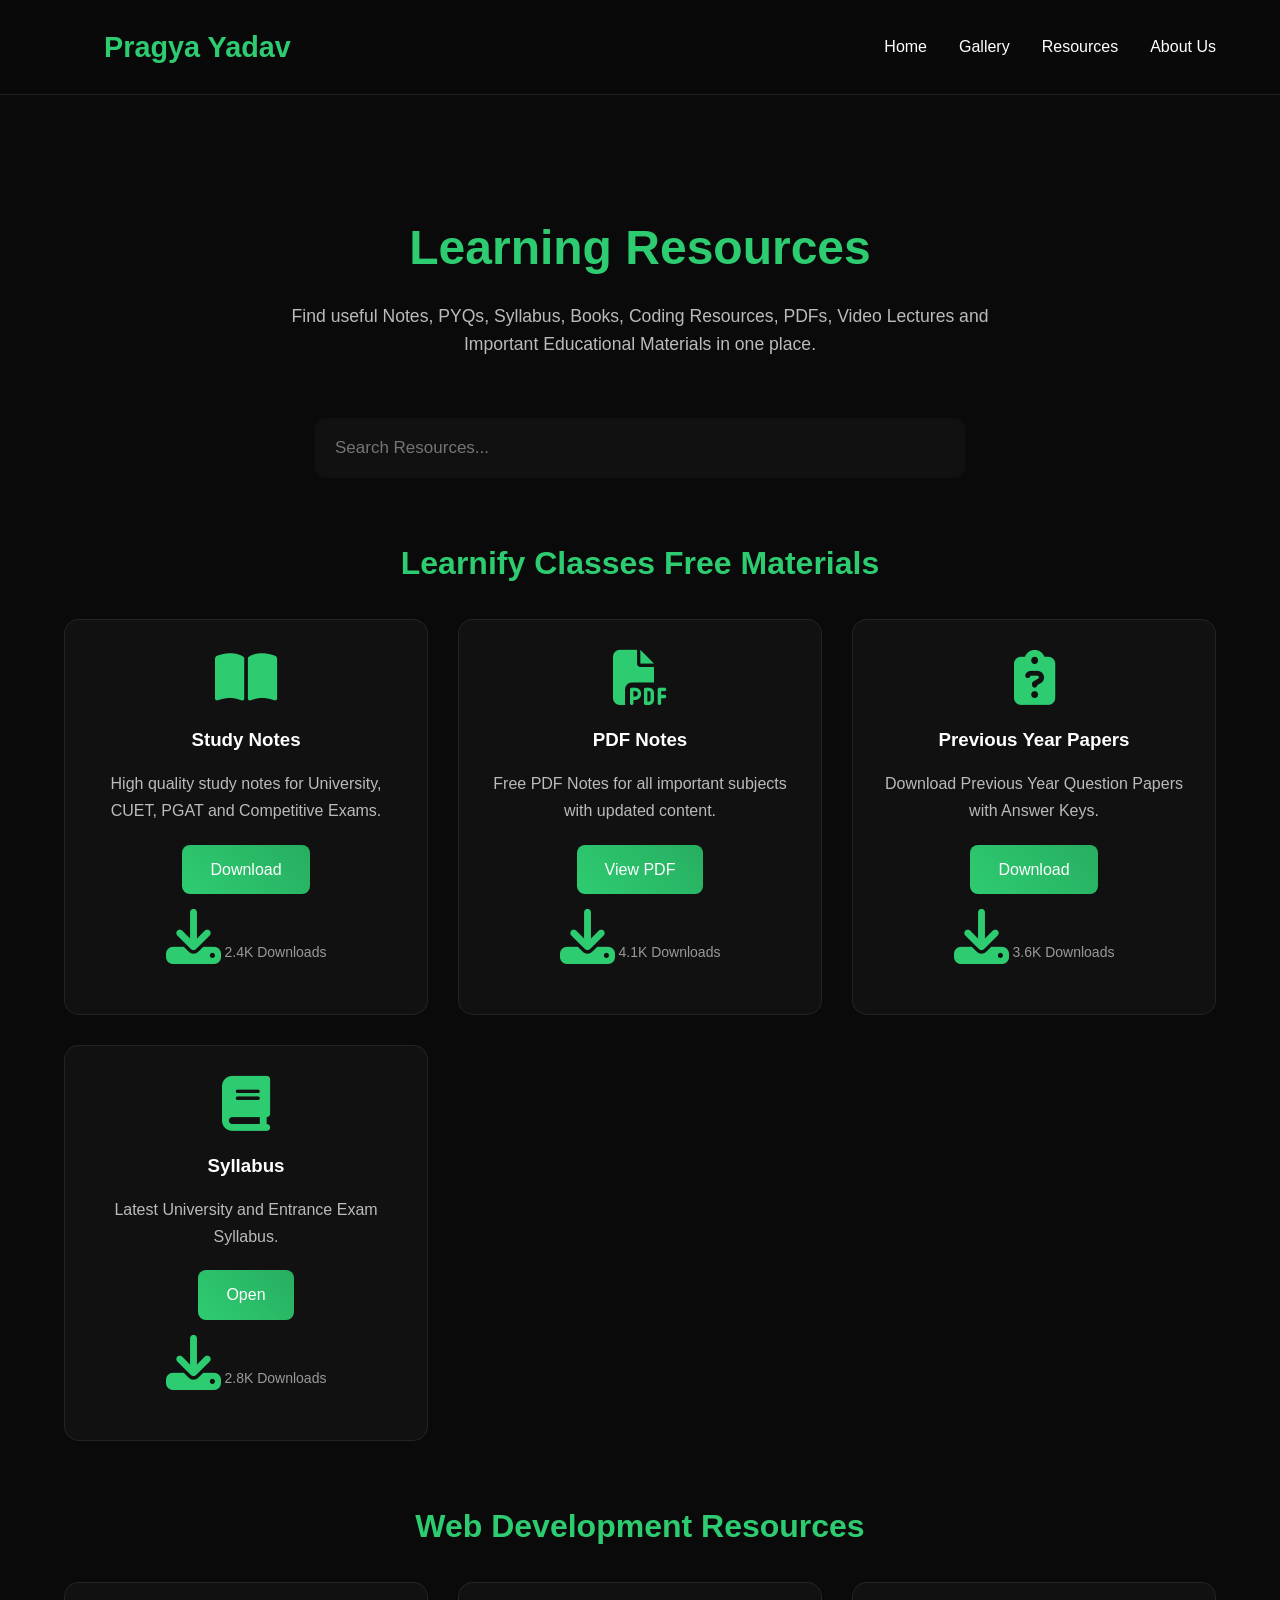
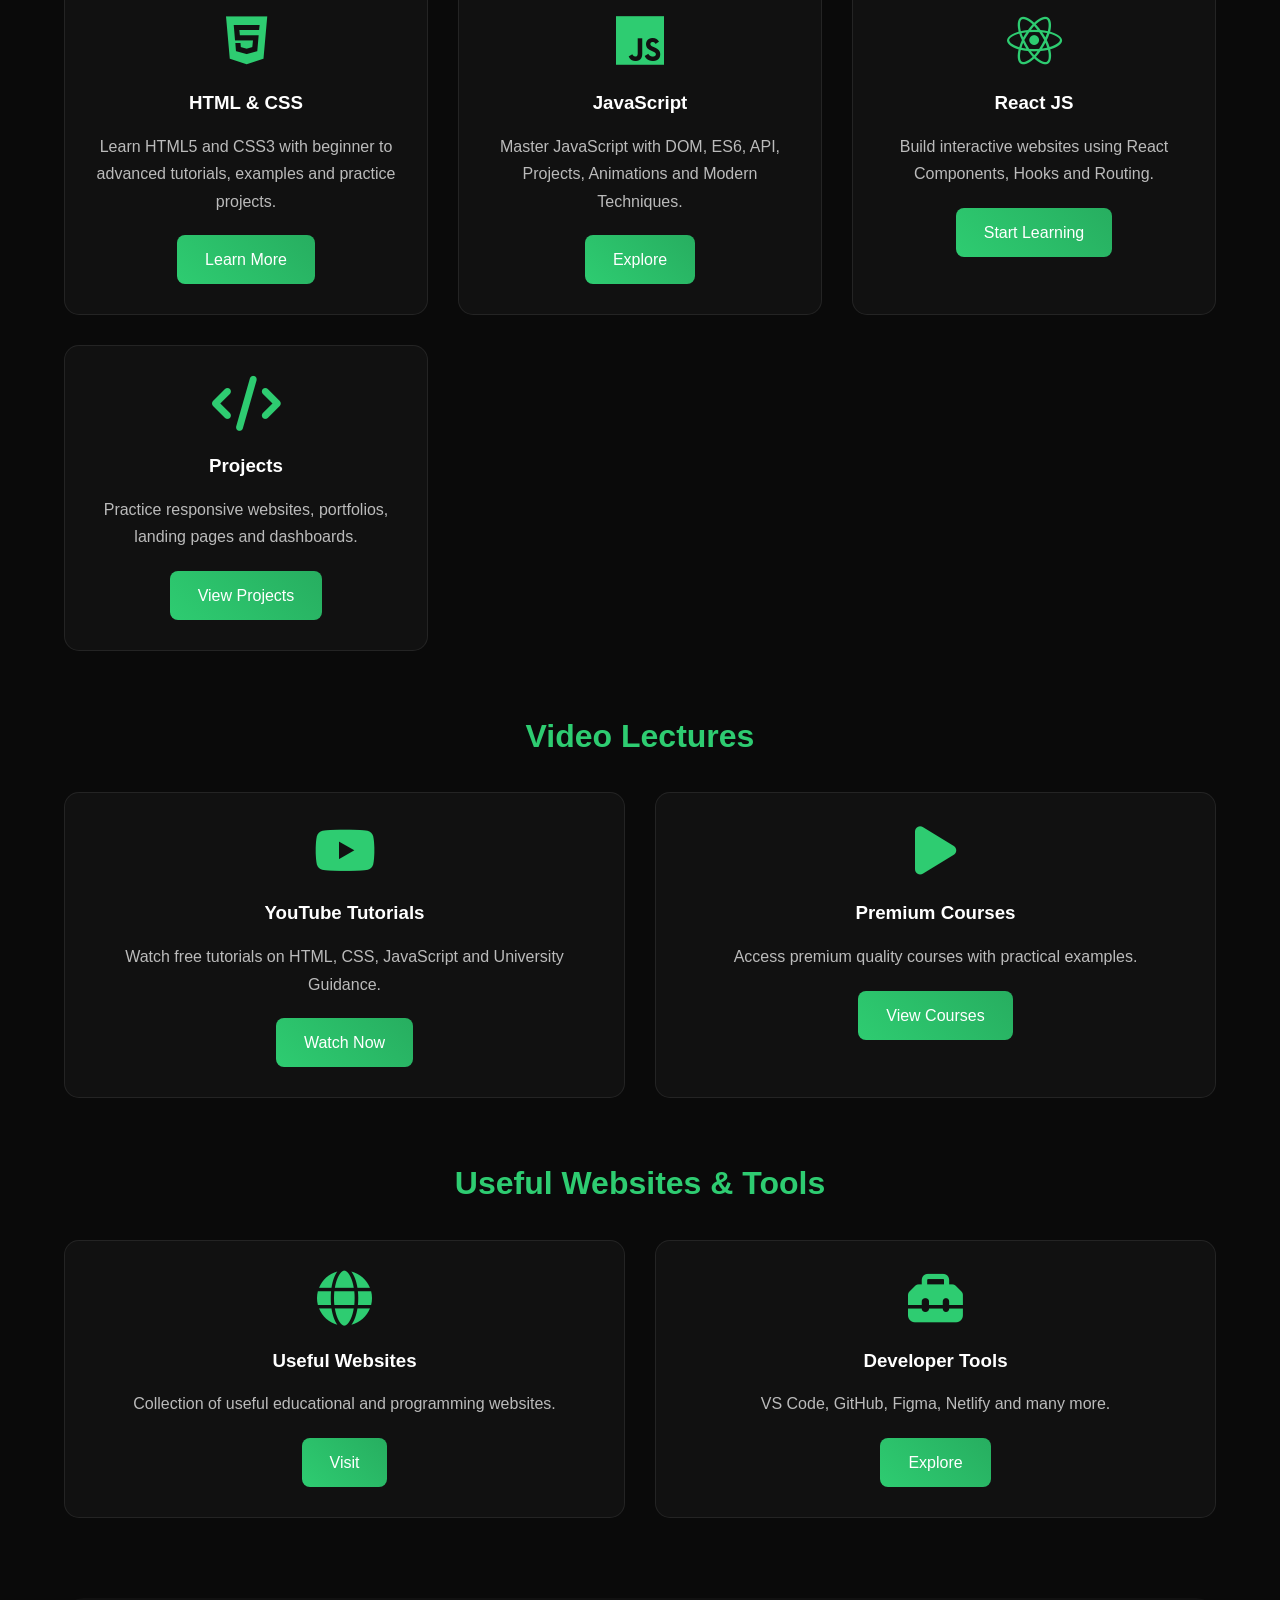
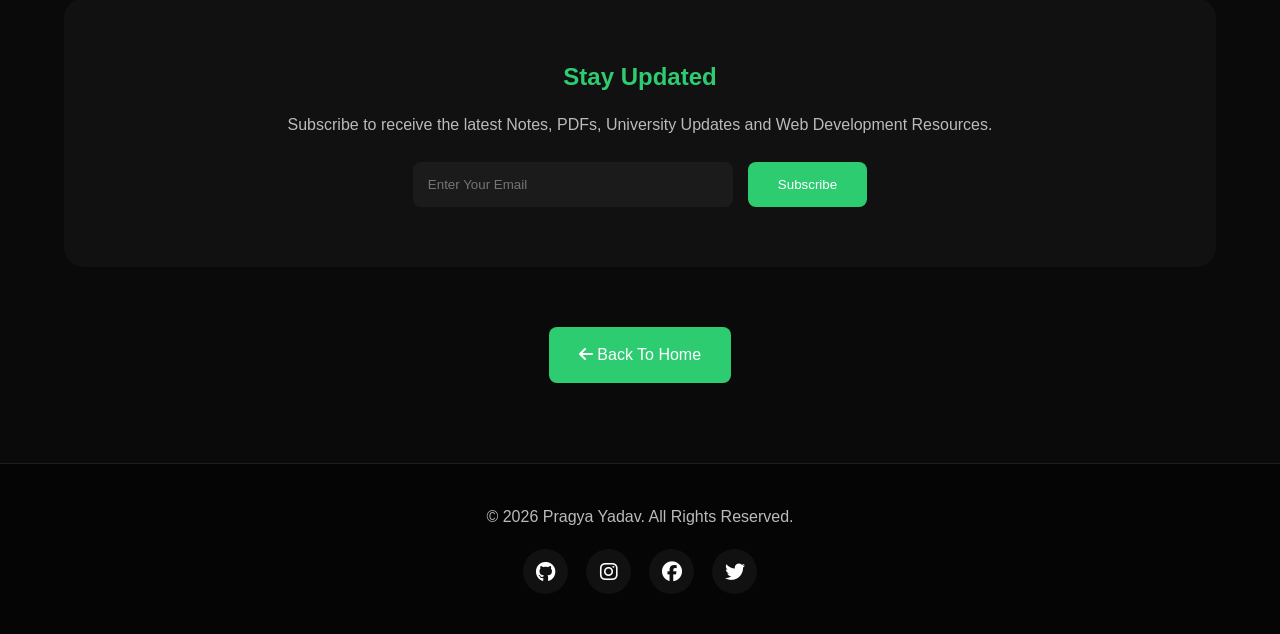
<file: resources.html>
<!DOCTYPE html>
<html lang="en">

<head>
    <meta charset="UTF-8">
    <meta name="viewport" content="width=device-width, initial-scale=1.0">
    <title>Resources | Ajmal Mansoori</title>
    <link rel="icon" href="/ajmalmansoori.jpg" type="image/x-icon">

    <!-- Font Awesome -->
    <link rel="stylesheet"
href="https://cdnjs.cloudflare.com/ajax/libs/font-awesome/6.5.2/css/all.min.css">

    <!-- Main CSS -->
    <link rel="stylesheet" href="styles.css">

    <!-- Resources CSS -->
    <link rel="stylesheet" href="resources.css">
</head>

<body>

    <!-- =========================
         NAVBAR
    ========================== -->

    <nav class="navbar">

        <a href="index.html" class="logo">
            Pragya Yadav
        </a>

        <ul class="nav-links">
            <li><a href="index.html">Home</a></li>
            <li><a href="gallery.html">Gallery</a></li>
            <li><a href="resources.html">Resources</a></li>
            <li><a href="About-us.html">About Us</a></li>
        </ul>

    </nav>


    <!-- =========================
          HERO
    ========================== -->

    <section class="resources-page">

        <div class="resources-hero">

            <h1>
                Learning Resources
            </h1>

            <p>
                Find useful Notes, PYQs, Syllabus, Books,
                Coding Resources, PDFs, Video Lectures and
                Important Educational Materials in one place.
            </p>

        </div>


        <!-- Search -->

        <div class="search-box">

            <input
                type="text"
                id="searchInput"
                placeholder="Search Resources...">

        </div>


        <!-- =========================
               EDUCATIONAL
        ========================== -->

        <h2 class="category-title">
            Learnify Classes Free Materials
        </h2>

        <div class="resource-grid">


            <!-- Card -->

            <div class="resource-card">

                <i class="fa-solid fa-book-open"></i>

                <h3>Study Notes</h3>

                <p>
                    High quality study notes
                    for University, CUET,
                    PGAT and Competitive Exams.
                </p>

                <a href="#" class="resource-btn">
                    Download
                </a>

                <div class="download-count">

                    <i class="fa-solid fa-download"></i>

                    2.4K Downloads

                </div>

            </div>


            <!-- Card -->

            <div class="resource-card">

                <i class="fa-solid fa-file-pdf"></i>

                <h3>PDF Notes</h3>
                <p>
                    Free PDF Notes for
                    all important subjects
                    with updated content.
                </p>
                <a href="#" class="resource-btn">
                    View PDF
                </a>
                <div class="download-count">
                    <i class="fa-solid fa-download"></i>
                    4.1K Downloads
                </div>
            </div>


            <!-- Card -->

            <div class="resource-card">
                <i class="fa-solid fa-clipboard-question"></i>
                <h3>Previous Year Papers</h3>
                <p>
                    Download Previous Year
                    Question Papers with
                    Answer Keys.
                </p>
                <a href="#" class="resource-btn">
                    Download
                </a>
                <div class="download-count">
                    <i class="fa-solid fa-download"></i>
                    3.6K Downloads
                </div>
            </div>
            <!-- Card -->
            <div class="resource-card">
                <i class="fa-solid fa-book"></i>
                <h3>Syllabus</h3>
                <p>
                    Latest University
                    and Entrance Exam
                    Syllabus.
                </p>
                <a href="#" class="resource-btn">
                    Open
                </a>
                <div class="download-count">
                    <i class="fa-solid fa-download"></i>
                    2.8K Downloads
                </div>
            </div>
        </div>
        
        <!-- =========================
             WEB DEVELOPMENT
        ========================== -->

        <h2 class="category-title">
            Web Development Resources
        </h2>

        <div class="resource-grid">

            <div class="resource-card">
                <i class="fa-brands fa-html5"></i>
                <h3>HTML & CSS</h3>
                <p>
                    Learn HTML5 and CSS3 with beginner to advanced tutorials,
                    examples and practice projects.
                </p>

                <a href="#" class="resource-btn">
                    Learn More
                </a>
            </div>

            <div class="resource-card">
                <i class="fa-brands fa-js"></i>
                <h3>JavaScript</h3>
                <p>
                    Master JavaScript with DOM, ES6, API, Projects,
                    Animations and Modern Techniques.
                </p>

                <a href="#" class="resource-btn">
                    Explore
                </a>
            </div>

            <div class="resource-card">
                <i class="fa-brands fa-react"></i>
                <h3>React JS</h3>
                <p>
                    Build interactive websites using React Components,
                    Hooks and Routing.
                </p>

                <a href="#" class="resource-btn">
                    Start Learning
                </a>
            </div>

            <div class="resource-card">
                <i class="fa-solid fa-code"></i>
                <h3>Projects</h3>
                <p>
                    Practice responsive websites,
                    portfolios, landing pages and dashboards.
                </p>

                <a href="#" class="resource-btn">
                    View Projects
                </a>
            </div>

        </div>


        <!-- =========================
              VIDEO RESOURCES
        ========================== -->

        <h2 class="category-title">
            Video Lectures
        </h2>

        <div class="resource-grid">

            <div class="resource-card">

                <i class="fa-brands fa-youtube"></i>

                <h3>YouTube Tutorials</h3>

                <p>
                    Watch free tutorials on HTML,
                    CSS, JavaScript and University Guidance.
                </p>

                <a href="#" class="resource-btn">
                    Watch Now
                </a>

            </div>

            <div class="resource-card">

                <i class="fa-solid fa-play"></i>

                <h3>Premium Courses</h3>

                <p>
                    Access premium quality courses
                    with practical examples.
                </p>

                <a href="#" class="resource-btn">
                    View Courses
                </a>

            </div>

        </div>


        <!-- =========================
             USEFUL TOOLS
        ========================== -->

        <h2 class="category-title">
            Useful Websites & Tools
        </h2>

        <div class="resource-grid">

            <div class="resource-card">

                <i class="fa-solid fa-globe"></i>

                <h3>Useful Websites</h3>

                <p>
                    Collection of useful educational
                    and programming websites.
                </p>

                <a href="#" class="resource-btn">
                    Visit
                </a>

            </div>

            <div class="resource-card">

                <i class="fa-solid fa-toolbox"></i>

                <h3>Developer Tools</h3>

                <p>
                    VS Code, GitHub, Figma,
                    Netlify and many more.
                </p>

                <a href="#" class="resource-btn">
                    Explore
                </a>

            </div>

        </div>



        <!-- =========================
              NEWSLETTER
        ========================== -->

        <section class="newsletter">

            <h2>Stay Updated</h2>

            <p>
                Subscribe to receive the latest Notes,
                PDFs, University Updates and Web Development Resources.
            </p>

            <form>

                <input
                    type="email"
                    placeholder="Enter Your Email">

                <button type="submit">

                    Subscribe

                </button>

            </form>

        </section>


        <!-- Back Home -->

        <div class="back-home">

            <a href="index.html">

                <i class="fa-solid fa-arrow-left"></i>

                Back To Home

            </a>

        </div>

    </section>


    <!-- =========================
            FOOTER
    ========================== -->

    <footer>

        <p>

            &copy; 2026 Pragya Yadav.
            All Rights Reserved.

        </p>

        <div class="social-links">

            <a href="#">
                <i class="fa-brands fa-github"></i>
            </a>

            <a href="#">
                <i class="fa-brands fa-instagram"></i>
            </a>

            <a href="#">
                <i class="fa-brands fa-facebook"></i>
            </a>

            <a href="#">
                <i class="fa-brands fa-twitter"></i>
            </a>

        </div>

    </footer>

    <script src="script.js"></script>
    <script src="resources.js"></script>

</body>
</html>
</file>
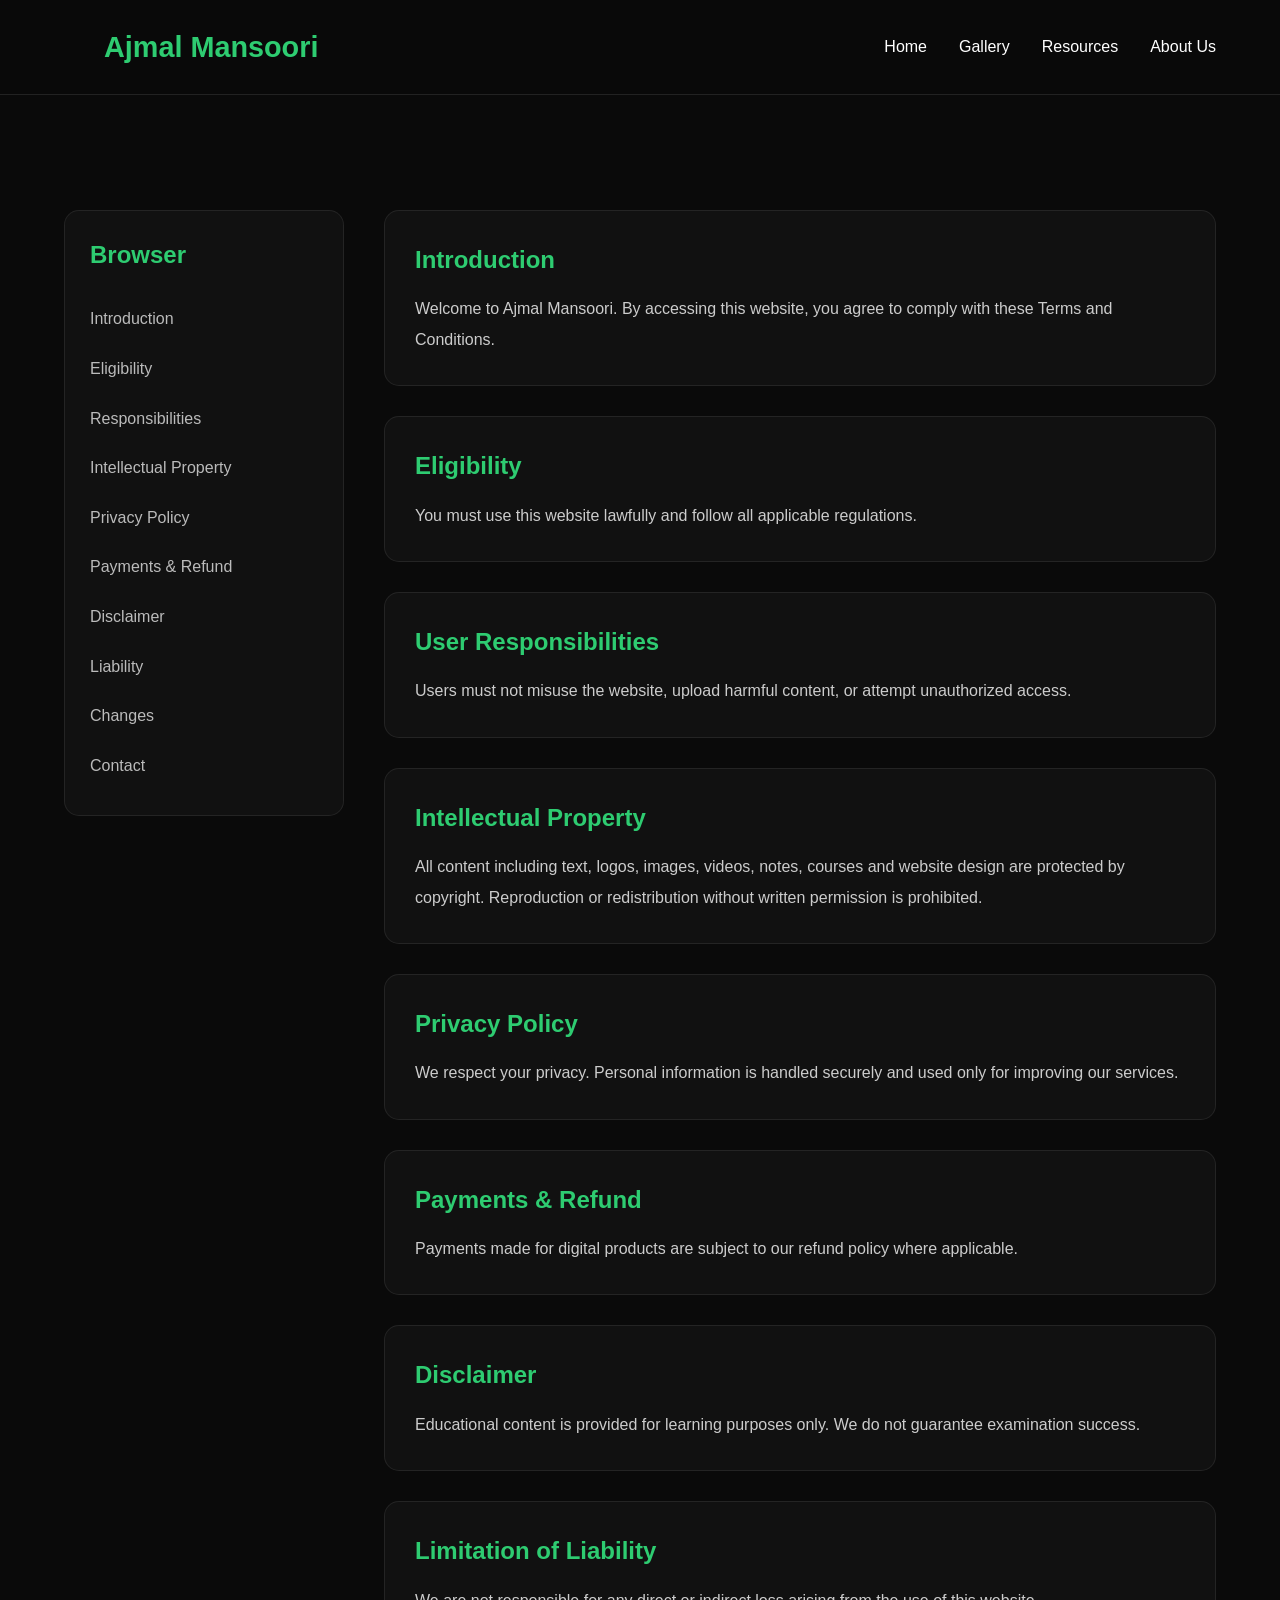
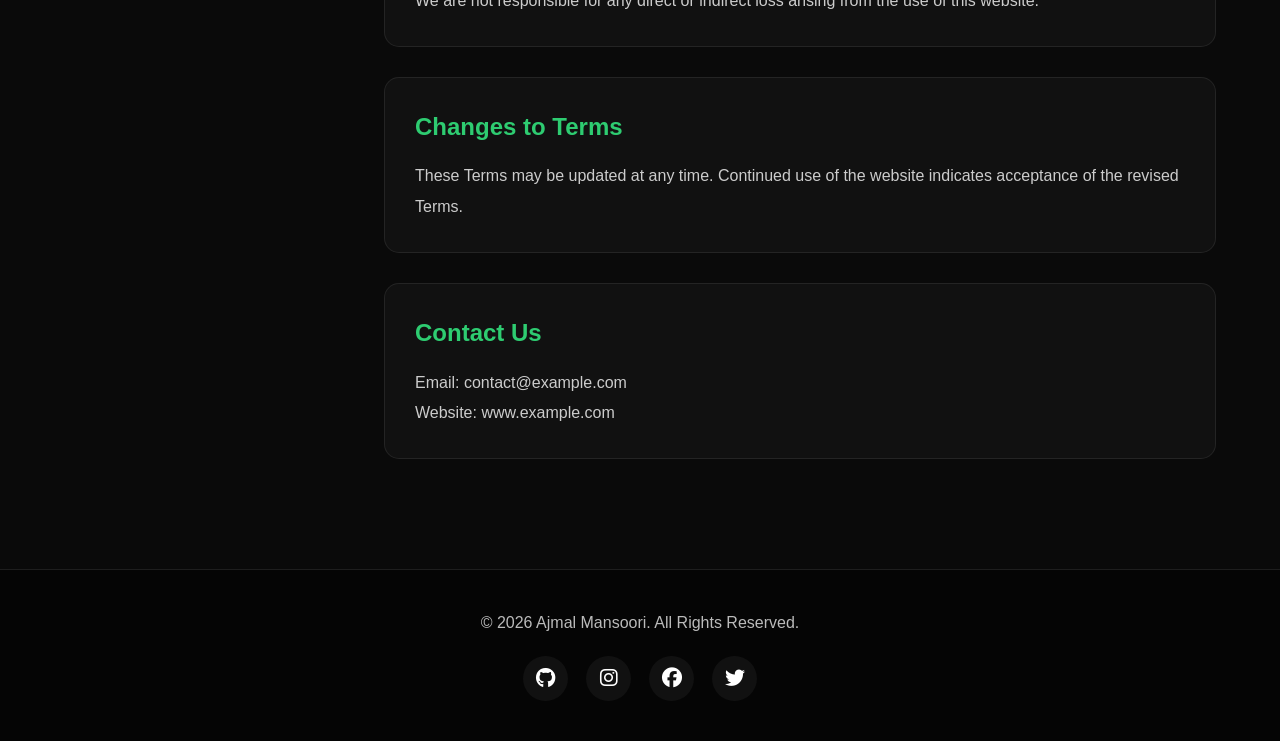
<file: trems.html>
<!DOCTYPE html>
<html lang="en">
<head>
<meta charset="UTF-8">
<meta name="viewport" content="width=device-width, initial-scale=1.0">
<title>Terms & Conditions | Ajmal Mansoori</title>

<link rel="stylesheet" href="styles.css">
<link rel="stylesheet" href="https://cdnjs.cloudflare.com/ajax/libs/font-awesome/6.7.2/css/all.min.css">

<style>

.terms-page{
    display:grid;
    grid-template-columns:280px 1fr;
    gap:40px;
    padding:120px 5% 80px;
}

.sidebar{
    position:sticky;
    top:120px;
    height:fit-content;
    background:#111;
    border-radius:15px;
    padding:25px;
    border:1px solid rgba(255,255,255,.08);
}

.sidebar h2{
    margin-bottom:20px;
    color:var(--accent);
}

.sidebar a{
    display:block;
    color:#bbb;
    text-decoration:none;
    padding:12px 0;
    transition:.3s;
}

.sidebar a:hover{
    color:var(--accent);
    padding-left:8px;
}

.content section{
    background:#111;
    padding:30px;
    border-radius:15px;
    margin-bottom:30px;
    border:1px solid rgba(255,255,255,.08);
}

.content h2{
    color:var(--accent);
    margin-bottom:15px;
}

.content p{
    color:#ccc;
    line-height:1.9;
}

@media(max-width:900px){

.terms-page{
grid-template-columns:1fr;
}

.sidebar{
position:relative;
top:0;
}

}

</style>

</head>
<body>

<nav class="navbar">

<a href="index.html" class="logo">
Ajmal Mansoori
</a>

<ul class="nav-links">
<li><a href="index.html">Home</a></li>
<li><a href="gallery.html">Gallery</a></li>
<li><a href="resources.html">Resources</a></li>
<li><a href="About-us.html">About Us</a></li>
</ul>

</nav>

<div class="terms-page">

<div class="sidebar">

<h2>Browser</h2>

<a href="#intro">Introduction</a>
<a href="#eligibility">Eligibility</a>
<a href="#responsibilities">Responsibilities</a>
<a href="#intellectual">Intellectual Property</a>
<a href="#privacy">Privacy Policy</a>
<a href="#payments">Payments & Refund</a>
<a href="#disclaimer">Disclaimer</a>
<a href="#liability">Liability</a>
<a href="#changes">Changes</a>
<a href="#contact">Contact</a>

</div>

<div class="content">

<section id="intro">
<h2>Introduction</h2>
<p>
Welcome to Ajmal Mansoori. By accessing this website, you agree to comply with these Terms and Conditions.
</p>
</section>

<section id="eligibility">
<h2>Eligibility</h2>
<p>
You must use this website lawfully and follow all applicable regulations.
</p>
</section>

<section id="responsibilities">
<h2>User Responsibilities</h2>
<p>
Users must not misuse the website, upload harmful content, or attempt unauthorized access.
</p>
</section>

<section id="intellectual">
<h2>Intellectual Property</h2>
<p>
All content including text, logos, images, videos, notes, courses and website design are protected by copyright.
Reproduction or redistribution without written permission is prohibited.
</p>
</section>

<section id="privacy">
<h2>Privacy Policy</h2>
<p>
We respect your privacy. Personal information is handled securely and used only for improving our services.
</p>
</section>

<section id="payments">
<h2>Payments & Refund</h2>
<p>
Payments made for digital products are subject to our refund policy where applicable.
</p>
</section>

<section id="disclaimer">
<h2>Disclaimer</h2>
<p>
Educational content is provided for learning purposes only. We do not guarantee examination success.
</p>
</section>

<section id="liability">
<h2>Limitation of Liability</h2>
<p>
We are not responsible for any direct or indirect loss arising from the use of this website.
</p>
</section>

<section id="changes">
<h2>Changes to Terms</h2>
<p>
These Terms may be updated at any time. Continued use of the website indicates acceptance of the revised Terms.
</p>
</section>

<section id="contact">
<h2>Contact Us</h2>
<p>
Email: contact@example.com<br>
Website: www.example.com
</p>
</section>

</div>

</div>

<footer>

<p>&copy; 2026 Ajmal Mansoori. All Rights Reserved.</p>

<div class="social-links">
<a href="#"><i class="fab fa-github"></i></a>
<a href="#"><i class="fab fa-instagram"></i></a>
<a href="#"><i class="fab fa-facebook"></i></a>
<a href="#"><i class="fab fa-twitter"></i></a>
</div>

</footer>

</body>
</html>
</file>
<file: styles.css>
*{
    margin:0;
    padding:0;
    box-sizing:border-box;
    font-family:'Segoe UI',sans-serif;
}
:root {
	--dark-bg: #0a0a0a;
	--darker-bg: #050505;
	--accent: #2ecc71;
	--accent-glow: rgba(46, 206, 113, 0.4);
	--text: #ffffff;
}

body{
    background: var(--dark-bg);
    color: var(--text);
    line-height: 1.6;
    overflow-x: hidden;
    padding-top: 90px;
}

/* Navbar */
.navbar {
	position: fixed;
	top: 0;
	width: 100%;
	padding: 1.5rem 5%;
	display: flex;
	justify-content: space-between;
	align-items: center;
	background:rgba(10,10,10,0.95);
	backdrop-filter: blur(10px);
	z-index: 1000;
	border-bottom: 1px solid rgba(255,255,255,0.1);
}

.logo {
	font-size: 1.8rem;
	font-weight: 700;
	color:var(--accent);
	text-decoration: none;
	position: relative;
	padding-left: 2.5rem;
}

.nav-links {
    display: flex;
    gap: 2rem;
    list-style: none;
}

.nav-links a {
    color: var(--text);
    text-decoration: none;
    font-weight: 500;
    transition: all 0.3s ease;
    position: relative;
}

.nav-links a::after {
	content:'';
	position: absolute;
	bottom: -5px;
	left: 0;
	width: 0;
	height: 2px;
	background: var(--accent);
	transition: width 0.3s ease;
}

.nav-links a:hover::after {
    width: 100%;
}

/* Hero Section */
.hero{
    min-height: calc(100vh - 90px);
    display:flex;
    align-items:center;
    justify-content:space-between;
    gap:50px;
    padding:40px 5% 60px;
}

.hero-content{
    flex:1;
}

.hero-image{
    flex:1;
    display:flex;
    justify-content:center;
    align-items:center;
    position:relative;
}

.profile-img{
    width:100%;
    max-width:400px;
    aspect-ratio:1/1;
    object-fit:cover;
    border-radius:50%;
    border:3px solid var(--accent);
    box-shadow:0 0 50px var(--accent-glow);
    animation:float 4s ease-in-out infinite;
}
@keyframes float {
   0%, 100% { transform: translateY(0); }
   50% { transform: translateY(-20px); }
}

.hero h1{
    font-size:clamp(2.2rem,5vw,4rem);
    margin-bottom: 1.5rem;
    background: linear-gradient(45deg, var(--accent) 30%, #ffffff 70%);
    -webkit-background-clip: text;
    -webkit-text-fill-color: transparent;
}

.hero p{
    font-size:clamp(1rem,2vw,1.2rem);
   margin-bottom: 2rem;
   opacity: 0.9;
   max-width: 600px;
}

.cta-button {
   display: inline-block;
   padding: 1rem 2rem;
   background: linear-gradient(45deg, var(--accent), #27ae60);
   color:white;
   border-radius: 8px;
   text-decoration:none;
   transition: all 0.3s ease;
   position: relative;
   overflow:hidden;
}
.cta-button:hover{
    transform: translateY(-5px);
    box-shadow: 0 10px 25px var(--accent-glow);
}

/*=============================
   Browser Section 
=============================*/

@import url('https://fonts.googleapis.com/css2?family=Inter:wght@300;400;500;600;700;800&display=swap');

*{
    margin:0;
    padding:0;
    box-sizing:border-box;
    font-family:'Inter',sans-serif;
}

/* Scrollbar */
::-webkit-scrollbar{
    width:8px;
}

::-webkit-scrollbar-thumb{
    background:#20ff69;
    border-radius:20px;
}

::-webkit-scrollbar-track{
    background:#111;
}

/* ===========================
Container
=========================== */
.container{
    width:90%;
    max-width:1450px;
    margin:auto;
}

.browse-section{
    padding:90px 0;
}

/* ===========================
Heading
=========================== */
.top{
    display:flex;
    justify-content:space-between;
    align-items:center;
    margin-bottom:45px;
}

.top h1{
    font-size:58px;
    font-weight:800;
    line-height:1;
}

.top p{
    color:#a8a8a8;
    margin-top:12px;
    font-size:18px;
}

/* ===========================
Navigation
=========================== */
.navigation{
    display:flex;
    gap:15px;
}

.prev-btn,
.next-btn{
    width:60px;
    height:60px;
    border-radius:50%;
    display:flex;
    justify-content:center;
    align-items:center;
    cursor:pointer;
    font-size:24px;
    transition:.35s;
}

.prev-btn{
    border:2px solid #20ff69;
    color:white;
}

.next-btn{
    background:#20ff69;
    color:#000;
}

.prev-btn:hover{
    background:#20ff69;
    color:#000;
}

.next-btn:hover{
    transform:scale(1.08);
}

/* ===========================
Swiper
=========================== */
.swiper{
    overflow:hidden;
    padding-bottom:0;
}
.swiper-slide{
    height:auto;
}

/* ===========================
Card
=========================== */
.card{
    position:relative;
    background:linear-gradient(180deg,#0e1312,#09100d);
    border:1px solid rgba(32,255,105,.55);
    border-radius:28px;
    padding:35px;
    min-height:510px;
    overflow:hidden;
    transition:.4s;
    box-shadow: 0 0 25px rgba(0,255,120,.08), inset 0 0 0 rgba(0,0,0,0);
}

.card::before{
    content:"";
    position:absolute;
    inset:0;
    background: radial-gradient(circle at top left, rgba(32,255,105,.12), transparent 55%);
    opacity:0;
    transition:.4s;
}

.card:hover{
    transform:translateY(-12px);
    border-color:#20ff69;
    box-shadow: 0 0 35px rgba(32,255,105,.25);
}

.card:hover::before{
    opacity:1;
}

/* Badge */
.badge{
    position:absolute;
    right:25px;
    top:25px;
    border:1px solid rgba(32,255,105,.6);
    color:#20ff69;
    border-radius:40px;
    padding:8px 18px;
    font-weight:700;
    font-size:15px;
}

/* Icon */
.icon{
    width:95px;
    height:95px;
    border-radius:50%;
    display:flex;
    justify-content:center;
    align-items:center;
    margin-bottom:35px;
    font-size:44px;
    color:#20ff69;
    background: radial-gradient(circle, rgba(32,255,105,.18), rgba(255,255,255,.02));
    border:1px solid rgba(255,255,255,.06);
}

.card h2{
    font-size:42px;
    margin-bottom:18px;
    font-weight:700;
}

.card p{
    color:#b4b4b4;
    line-height:1.8;
    font-size:18px;
    margin-bottom:40px;
}

/* ===========================
Button
=========================== */
.card button{
    width:100%;
    height:60px;
    border:none;
    outline:none;
    cursor:pointer;
    border-radius:16px;
    display:flex;
    justify-content:center;
    align-items:center;
    gap:10px;
    font-size:17px;
    font-weight:700;
    background:#19f56c;
    color:#000;
    transition:.35s;
    margin-top:auto;
}

.card button i{
    font-size:20px;
    transition:.35s;
}

.card button:hover{
    background:#23ff79;
    box-shadow:0 0 30px rgba(32,255,105,.45);
    transform:translateY(-3px);
}

.card button:hover i{
    transform:translateX(6px);
}

/* ===========================
Glow Effect
=========================== */
.card::after{
    content:"";
    position:absolute;
    width:220px;
    height:220px;
    right:-80px;
    bottom:-80px;
    border-radius:50%;
    background:rgba(32,255,105,.08);
    filter:blur(60px);
    pointer-events:none;
}

/* ===========================
Responsive
=========================== */
@media(max-width:1200px){
    .card{
        min-height:470px;
        padding:28px;
    }
    .card h2{
        font-size:34px;
    }
}

@media(max-width:992px){
    .top{
        flex-direction:column;
        align-items:flex-start;
        gap:25px;
    }
    .navigation{
        margin-top:10px;
    }
    .top h1{
        font-size:48px;
    }
}

@media(max-width:768px){
    .browse-section{
        padding:60px 0;
    }
    .top h1{
        font-size:38px;
    }
    .top p{
        font-size:15px;
    }
    .card{
        padding:25px;
        min-height:420px;
    }
    .card h2{
        font-size:28px;
    }
    .card p{
        font-size:15px;
        line-height:1.7;
    }
    .icon{
        width:75px;
        height:75px;
        font-size:34px;
        margin-bottom:25px;
    }
    .prev-btn,
    .next-btn{
        width:50px;
        height:50px;
        font-size:20px;
    }
    .card button{
        height:54px;
        font-size:15px;
    }
}

@media(max-width:480px){
    .container{
        width:94%;
    }
    .top{
        margin-bottom:30px;
    }
    .top h1{
        font-size:32px;
    }
    .badge{
        font-size:13px;
        padding:6px 14px;
    }
    .card{
        border-radius:22px;
    }
}

/* ===========================
Smooth Animation
=========================== */
.card,
button,
.icon,
.prev-btn,
.next-btn{
    transition:all .35s ease;
}

/*==================================
LATEST UPDATES SECTION
==================================*/
.latest-updates{
    padding:90px 0;
    background:#050505;
}

.updates-header{
    display:flex;
    justify-content:space-between;
    align-items:flex-end;
    gap:30px;
    margin-bottom:45px;
}

.update-tag{
    display:inline-block;
    padding:8px 18px;
    background:rgba(32,255,105,.12);
    color:#20ff69;
    border:1px solid rgba(32,255,105,.25);
    border-radius:30px;
    font-size:14px;
    font-weight:700;
    margin-bottom:18px;
}

.updates-header h2{
    font-size:48px;
    font-weight:800;
    margin-bottom:12px;
    color:#fff;
}

.updates-header p{
    color:#9c9c9c;
    max-width:600px;
    line-height:1.8;
}

.view-all{
    display:flex;
    align-items:center;
    gap:10px;
    text-decoration:none;
    color:#20ff69;
    font-weight:700;
    transition:.35s;
}

.view-all:hover{
    gap:18px;
}

/*==================================
LIST
==================================*/
.updates-list{
    background:#0d0d0d;
    border:1px solid rgba(255,255,255,.08);
    border-radius:24px;
    overflow:hidden;
}

.update-item{
    display:flex;
    justify-content:space-between;
    align-items:center;
    padding:28px 35px;
    text-decoration:none;
    color:#fff;
    border-bottom:1px solid rgba(255,255,255,.06);
    transition:.35s;
    position:relative;
}

.update-item:last-child{
    border-bottom:none;
}

.update-item:hover{
    background:#111;
    padding-left:45px;
}

.update-item::before{
    content:"";
    position:absolute;
    left:0;
    top:0;
    width:4px;
    height:100%;
    background:#20ff69;
    transform:scaleY(0);
    transition:.35s;
}

.update-item:hover::before{
    transform:scaleY(1);
}

.left{
    flex:1;
}

.date{
    display:block;
    color:#20ff69;
    font-size:15px;
    font-weight:700;
    margin-bottom:10px;
}

.left h3{
    font-size:24px;
    line-height:1.5;
    font-weight:700;
    color:#fff;
}

.right{
    display:flex;
    align-items:center;
    gap:18px;
}

.new-badge{
    background:#20ff69;
    color:#000;
    padding:6px 15px;
    border-radius:30px;
    font-size:13px;
    font-weight:800;
    box-shadow:0 0 18px rgba(32,255,105,.35);
}

.right i{
    color:#20ff69;
    font-size:18px;
    transition:.35s;
}

.update-item:hover .right i{
    transform:translateX(6px);
}

/*==================================
RESPONSIVE
==================================*/
@media(max-width:992px){
    .updates-header{
        flex-direction:column;
        align-items:flex-start;
    }
    .updates-header h2{
        font-size:38px;
    }
}

@media(max-width:768px){
    .latest-updates{
        padding:70px 0;
    }
    .update-item{
        flex-direction:column;
        align-items:flex-start;
        gap:18px;
        padding:22px;
    }
    .right{
        width:100%;
        justify-content:space-between;
    }
    .left h3{
        font-size:20px;
    }
    .updates-header h2{
        font-size:32px;
    }
}

@media(max-width:480px){
    .left h3{
        font-size:18px;
    }
    .date{
        font-size:14px;
    }
    .new-badge{
        font-size:12px;
        padding:5px 12px;
    }
    .view-all{
        font-size:15px;
    }
}

/*======================
PREMIUM FOOTER
=======================*/
.premium-footer{
    background:#050505;
    padding:90px 7% 30px;
    margin-top:80px;
}

.footer-wrapper{
    display:grid;
    grid-template-columns:1.2fr 2fr;
    gap:60px;
    align-items:start;
}

.footer-left h2{
    font-size:2.4rem;
    margin-bottom:20px;
    color:#fff;
}

.footer-left p{
    color:#9c9c9c;
    line-height:1.9;
    max-width:430px;
}

.footer-left{
    display:flex;
    flex-direction:column;
    justify-content:center;
    align-items:center;
    text-align:center;
}

.footer-icons{
    display:flex;
    justify-content:center;
    align-items:center;
    gap:18px;
    margin-top:30px;
}

.footer-icons a{
    width:45px;
    height:45px;
    display:flex;
    align-items:center;
    justify-content:center;
    border-radius:50%;
    background:#111;
    color:#fff;
    font-size:20px;
    transition:.35s;
}

.footer-icons a:hover{
    background:var(--accent);
    transform:translateY(-6px);
}

.footer-right{
    display:grid;
    grid-template-columns:repeat(auto-fit,minmax(160px,1fr));
    gap:35px;
}

.footer-box{
    display:flex;
    flex-direction:column;
    align-items:center;
}

.footer-box h3{
    margin-bottom:22px;
    font-size:20px;
    color:#fff;
}

.footer-box a{
    text-decoration:none;
    color:#999;
    margin-bottom:14px;
    transition:.3s;
}

.footer-box a:hover{
    color:var(--accent);
    padding-left:6px;
}

.footer-line{
    height:1px;
    background:rgba(255,255,255,.08);
    margin:60px 0 25px;
}

.copyright{
    text-align:center;
    color:#777;
    font-size:15px;
}

img{
    max-width:100%;
    height:auto;
    display:block;
}

section{
    width:100%;
}

html{
    scroll-behavior:smooth;
}

@media(max-width:1000px){
    .footer-wrapper{
        grid-template-columns:1fr;
        gap:60px;
    }
    .footer-right{
        grid-template-columns:repeat(2,1fr);
        flex-shrink: 0;
    }
}

@media (max-width:768px){
    .navbar{
        flex-direction:column;
        justify-content:center;
        padding:15px 20px;
    }
    .logo{
        font-size:1.5rem;
        margin-bottom:15px;
        padding-left:0;
    }
    .nav-links{
        display:flex;
        justify-content:center;
        flex-wrap:wrap;
        gap:15px;
    }
    .nav-links a{
        font-size:15px;
    }
    .hero{
        flex-direction:column-reverse;
        text-align:center;
        padding:120px 20px 60px;
    }
    .hero-content{
        width:100%;
    }
    .hero p{
        max-width:100%;
    }
    .profile-img{
        max-width:260px;
    }
    .skills{
        padding:60px 20px;
    }
    .skills h2{
        text-align:center;
        font-size:2rem;
    }
    .skills-grid{
        grid-template-columns:1fr;
    }
    img{
        max-width:100%;
        display:block;
    }
    section{
        width:100%;
        overflow:hidden;
    }
    .footer-box a{
        word-break:break-word;
    }
    .footer-left{
        align-items:center;
        text-align:center;
    }
    .footer-box{
        align-items:center;
    }
    .footer-icons{
        justify-content:center;
    }
    .footer-right{
        text-align:center;
    }
}

/* ===== Gallery / About / Contact Footer ===== */
footer{
    background:#050505;
    border-top:1px solid rgba(255,255,255,.1);
    padding:40px 20px;
    text-align:center;
}

footer p{
    color:#bbb;
    margin-bottom:20px;
}

.social-links{
    display:flex;
    justify-content:center;
    align-items:center;
    gap:18px;
}

.social-links a{
    width:45px;
    height:45px;
    display:flex;
    justify-content:center;
    align-items:center;
    border-radius:50%;
    background:#111;
    color:#fff;
    font-size:20px;
    text-decoration:none;
    transition:.3s;
}

.social-links a:hover{
    background:#2ecc71;
    transform:translateY(-5px);
}

/*==========================================
        OUR TEAM SECTION
==========================================*/
.team-section{
    padding:100px 0;
    background:#050505;
    position:relative;
    overflow:hidden;
}

.team-section::before{
    content:"";
    position:absolute;
    width:450px;
    height:450px;
    background:rgba(32,255,105,.08);
    border-radius:50%;
    top:-180px;
    left:-180px;
    filter:blur(100px);
}

.team-section::after{
    content:"";
    position:absolute;
    width:420px;
    height:420px;
    background:rgba(32,255,105,.05);
    border-radius:50%;
    right:-180px;
    bottom:-180px;
    filter:blur(100px);
}

.team-heading{
    text-align:center;
    margin-bottom:70px;
}

.team-heading span{
    display:inline-block;
    padding:10px 22px;
    border-radius:30px;
    background:rgba(32,255,105,.12);
    color:#20ff69;
    font-weight:700;
    margin-bottom:18px;
}

.team-heading h2{
    font-size:52px;
    color:#fff;
    margin-bottom:15px;
}

.team-heading p{
    color:#a7a7a7;
    max-width:700px;
    margin:auto;
    line-height:1.8;
}

.team-grid{
    display:grid;
    grid-template-columns:repeat(auto-fit,minmax(280px,1fr));
    gap:35px;
}

.team-card{
    background:#101010;
    border:1px solid rgba(255,255,255,.08);
    border-radius:28px;
    overflow:hidden;
    transition:.45s;
    position:relative;
}

.team-card:hover{
    transform:translateY(-12px);
    border-color:#20ff69;
    box-shadow: 0 20px 45px rgba(32,255,105,.18);
}

.team-image{
    position:relative;
    overflow:hidden;
    aspect-ratio:1080/1350;
}

.team-image img{
    width:100%;
    height:100%;
    object-fit:cover;
    transition:.5s;
}

.team-card:hover img{
    transform:scale(1.08);
}

.team-overlay{
    position:absolute;
    inset:0;
    background:linear-gradient(to top, rgba(0,0,0,.82), rgba(0,0,0,.15));
    display:flex;
    justify-content:center;
    align-items:flex-end;
    gap:15px;
    padding-bottom:28px;
    opacity:0;
    transition:.45s;
}

.team-card:hover .team-overlay{
    opacity:1;
}

.team-overlay a{
    width:46px;
    height:46px;
    border-radius:50%;
    display:flex;
    justify-content:center;
    align-items:center;
    background:#20ff69;
    color:#000;
    text-decoration:none;
    font-size:18px;
    transition:.35s;
}

.team-overlay a:hover{
    transform:translateY(-8px) scale(1.08);
}

.team-content{
    padding:30px;
    text-align:center;
}

.team-content h3{
    color:#fff;
    font-size:28px;
    margin-bottom:8px;
}

.team-content h4{
    color:#20ff69;
    font-size:18px;
    margin-bottom:18px;
    font-weight:600;
}

.team-content p{
    color:#bdbdbd;
    line-height:1.8;
    font-size:15px;
}

.team-card::before{
    content:"";
    position:absolute;
    inset:0;
    border-radius:28px;
    border:1px solid transparent;
    transition:.4s;
    pointer-events:none;
}

.team-card:hover::before{
    border-color:rgba(32,255,105,.35);
}

@media(max-width:992px){
    .team-heading h2{
        font-size:42px;
    }
}

@media(max-width:768px){
    .team-section{
        padding:70px 20px;
    }
    .team-heading{
        margin-bottom:50px;
    }
    .team-heading h2{
        font-size:34px;
    }
    .team-heading p{
        font-size:15px;
    }
    .team-grid{
        grid-template-columns:1fr;
    }
    .team-content{
        padding:24px;
    }
}

@media(max-width:480px){
    .team-heading h2{
        font-size:30px;
    }
    .team-content h3{
        font-size:24px;
    }
    .team-content h4{
        font-size:16px;
    }
    .team-overlay a{
        width:42px;
        height:42px;
        font-size:16px;
    }
}

/*=========================================
      DOWNLOAD APP SECTION
=========================================*/
.download-app{
    padding:110px 0;
    background:#050505;
    position:relative;
    overflow:hidden;
}

.download-app::before{
    content:"";
    position:absolute;
    width:420px;
    height:420px;
    background:rgba(32,255,105,.08);
    border-radius:50%;
    top:-180px;
    left:-180px;
    filter:blur(120px);
}

.download-app::after{
    content:"";
    position:absolute;
    width:350px;
    height:350px;
    background:rgba(32,255,105,.06);
    border-radius:50%;
    right:-120px;
    bottom:-120px;
    filter:blur(120px);
}

.app-wrapper{
    display:flex;
    align-items:center;
    justify-content:space-between;
    gap:80px;
}

.app-content{
    flex:1;
}

.app-tag{
    display:inline-block;
    padding:10px 20px;
    border-radius:40px;
    background:rgba(32,255,105,.12);
    color:#20ff69;
    font-weight:700;
    margin-bottom:22px;
}

.app-content h2{
    font-size:58px;
    color:#fff;
    line-height:1.15;
    margin-bottom:25px;
}

.app-content p{
    color:#b7b7b7;
    font-size:18px;
    line-height:1.9;
    max-width:620px;
    margin-bottom:35px;
}

.app-features{
    display:grid;
    grid-template-columns:repeat(2,1fr);
    gap:18px;
    margin-bottom:45px;
}

.feature-item{
    display:flex;
    align-items:center;
    gap:12px;
    color:#fff;
    font-size:17px;
}

.feature-item i{
    color:#20ff69;
    font-size:20px;
}

.playstore-btn{
    display:inline-flex;
    align-items:center;
    gap:18px;
    padding:18px 30px;
    border-radius:18px;
    background:#20ff69;
    color:#000;
    text-decoration:none;
    font-weight:700;
    transition:.35s;
    box-shadow:0 10px 30px rgba(32,255,105,.25);
}

.playstore-btn:hover{
    transform:translateY(-8px);
    box-shadow:0 20px 45px rgba(32,255,105,.35);
}

.playstore-btn i{
    font-size:34px;
}

.playstore-btn small{
    display:block;
    font-size:12px;
    letter-spacing:1px;
}

.playstore-btn strong{
    font-size:22px;
    display:block;
}

/*=========================================
DOWNLOAD BUTTONS
=========================================*/
.download-buttons{
    display:flex;
    align-items:center;
    gap:20px;
    flex-wrap:wrap;
    margin-top:15px;
}

.youtube-btn{
    display:inline-flex;
    align-items:center;
    gap:18px;
    padding:18px 30px;
    border-radius:18px;
    background:linear-gradient(135deg,#ff0000,#cc0000);
    color:#fff;
    text-decoration:none;
    font-weight:700;
    transition:all .35s ease;
    box-shadow:0 10px 30px rgba(255,0,0,.30);
}

.youtube-btn:hover{
    transform:translateY(-8px);
    box-shadow:0 20px 45px rgba(255,0,0,.45);
}

.youtube-btn i{
    font-size:34px;
}

.youtube-btn small{
    display:block;
    font-size:12px;
    letter-spacing:1px;
    opacity:.9;
}

.youtube-btn strong{
    display:block;
    font-size:22px;
    font-weight:700;
}

@media(max-width:768px){
    .download-buttons{
        flex-direction:column;
        align-items:stretch;
    }
    .playstore-btn,
    .youtube-btn{
        width:100%;
        justify-content:center;
    }
    .youtube-btn{
        margin-top:15px;
    }
}

.app-image{
    flex:1;
    display:flex;
    justify-content:center;
    position:relative;
}

.phone{
    width:340px;
    background:#101010;
    padding:14px;
    border-radius:45px;
    border:2px solid rgba(255,255,255,.08);
    box-shadow: 0 30px 60px rgba(0,0,0,.5), 0 0 40px rgba(32,255,105,.15);
    animation:floatPhone 5s ease-in-out infinite;
}

.phone img{
    width:100%;
    border-radius:32px;
    display:block;
}

.rating-box{
    position:absolute;
    top:40px;
    left:-10px;
    background:#111;
    padding:14px 22px;
    border-radius:18px;
    color:#fff;
    font-weight:700;
    border:1px solid rgba(32,255,105,.25);
    box-shadow:0 15px 30px rgba(0,0,0,.35);
}

.download-box{
    position:absolute;
    bottom:50px;
    right:-10px;
    background:#111;
    padding:16px 24px;
    border-radius:18px;
    color:#20ff69;
    font-weight:700;
    border:1px solid rgba(32,255,105,.25);
    box-shadow:0 15px 30px rgba(0,0,0,.35);
}

@keyframes floatPhone{
    0%,100%{ transform:translateY(0px); }
    50%{ transform:translateY(-15px); }
}

@media(max-width:992px){
    .app-wrapper{
        flex-direction:column-reverse;
        text-align:center;
    }
    .app-content p{
        margin:auto auto 35px;
    }
    .app-features{
        grid-template-columns:1fr;
    }
    .feature-item{
        justify-content:center;
    }
    .phone{
        width:300px;
    }
    .rating-box{
        left:10px;
    }
    .download-box{
        right:10px;
    }
}

@media(max-width:768px){
    .download-app{
        padding:80px 20px;
    }
    .app-content h2{
        font-size:40px;
    }
    .phone{
        width:260px;
    }
    .playstore-btn{
        padding:16px 24px;
    }
    .playstore-btn strong{
        font-size:18px;
    }
}

@media(max-width:480px){
    .app-content h2{
        font-size:32px;
    }
    .app-content p{
        font-size:15px;
    }
    .phone{
        width:220px;
    }
    .rating-box,
    .download-box{
        font-size:13px;
        padding:12px 18px;
    }
}

/*=========================================
        JOIN COMMUNITY SECTION (UPDATED FOR FULL-WIDTH)
=========================================*/
.join-community{
    width: 100%;
    padding: 100px 0;
    background: #050505;
    position: relative;
    overflow: hidden;
}

/* Container override only for Join Community */
.join-community .container{
    width: 100% !important;
    max-width: 100% !important;
    padding: 0 !important;
    margin: 0 !important;
}

.join-community::before{
    content:"";
    position:absolute;
    width:420px;
    height:420px;
    background:rgba(32,255,105,.08);
    border-radius:50%;
    top:-180px;
    left:-180px;
    filter:blur(120px);
}

.join-community::after{
    content:"";
    position:absolute;
    width:350px;
    height:350px;
    background:rgba(32,255,105,.06);
    border-radius:50%;
    bottom:-150px;
    right:-150px;
    filter:blur(120px);
}

.community-box{
    width: 100%;
    max-width: 100%;
    margin: 0;
    background: #101010;
    border-top: 1px solid rgba(255,255,255,.08);
    border-bottom: 1px solid rgba(255,255,255,.08);
    border-left: none;
    border-right: none;
    border-radius: 0; /* Fully edge-to-edge touch */
    padding: 80px 5%;
    text-align: center;
    position: relative;
    z-index: 2;
    transition: .35s;
}

.community-box:hover{
    border-color: rgba(32,255,105,.5);
    box-shadow: 0 0 50px rgba(32,255,105,.12);
}

.community-tag{
    display:inline-block;
    padding:10px 22px;
    border-radius:40px;
    background:rgba(32,255,105,.12);
    color:#20ff69;
    font-weight:700;
    margin-bottom:25px;
}

.community-box h2{
    font-size:56px;
    color:#fff;
    line-height:1.2;
    margin-bottom:20px;
}

.community-box p{
    color:#b8b8b8;
    font-size:18px;
    line-height:1.9;
    max-width:700px;
    margin:auto;
}

.community-buttons{
    display:flex;
    justify-content:center;
    gap:25px;
    margin:45px 0;
}

.telegram-btn,
.youtube-community-btn{
    display:flex;
    align-items:center;
    gap:16px;
    text-decoration:none;
    padding:18px 30px;
    border-radius:18px;
    font-weight:700;
    transition:.35s;
}

.telegram-btn{
    background:#229ED9;
    color:#fff;
}

.youtube-community-btn{
    background:#ff0000;
    color:#fff;
}

.telegram-btn:hover,
.youtube-community-btn:hover{
    transform:translateY(-8px);
}

.telegram-btn i,
.youtube-community-btn i{
    font-size:34px;
}

.telegram-btn small,
.youtube-community-btn small{
    display:block;
    font-size:12px;
    letter-spacing:1px;
}

.telegram-btn strong,
.youtube-community-btn strong{
    display:block;
    font-size:22px;
}

.newsletter-box{
    display:flex;
    gap:15px;
    margin-top:30px;
    justify-content:center;
}

.newsletter-box input{
    width:100%;
    max-width:500px;
    height:60px;
    background:#181818;
    border:1px solid rgba(255,255,255,.08);
    border-radius:16px;
    padding:0 20px;
    color:#fff;
    outline:none;
    font-size:16px;
}

.newsletter-box input:focus{
    border-color:#20ff69;
}

.newsletter-box button{
    height:60px;
    padding:0 28px;
    border:none;
    border-radius:16px;
    background:#20ff69;
    color:#000;
    font-weight:700;
    cursor:pointer;
    transition:.35s;
}

.newsletter-box button:hover{
    transform:translateY(-5px);
    box-shadow:0 15px 35px rgba(32,255,105,.25);
}

.newsletter-note{
    margin-top:20px !important;
    color:#8f8f8f !important;
    font-size:15px !important;
}

@media(max-width:768px){
    .community-box{
        padding:50px 20px;
    }
    .community-box h2{
        font-size:36px;
    }
    .community-buttons{
        flex-direction:column;
    }
    .telegram-btn,
    .youtube-community-btn{
        justify-content:center;
    }
    .newsletter-box{
        flex-direction:column;
    }
    .newsletter-box button{
        width:100%;
    }
}

/* WHY CHOOSE LEARNIFY */
.why-learnify{
    padding:100px 0;
    background:#050505;
    position:relative;
}

.section-title{
    text-align:center;
    max-width:700px;
    margin:auto;
    margin-bottom:55px;
}

.section-title span{
    color:#2ecc71;
    font-size:15px;
    font-weight:600;
}

.section-title h2{
    color:#fff;
    font-size:42px;
    margin:15px 0;
}

.section-title p{
    color:#aaa;
    font-size:17px;
    line-height:1.6;
}

.feature-grid{
    display:grid;
    grid-template-columns:repeat(4,1fr);
    gap:25px;
}

.feature-card{
    background:#0d0d0d;
    border:1px solid rgba(255,255,255,.08);
    padding:35px 25px;
    border-radius:20px;
    transition:.4s;
    position:relative;
    overflow:hidden;
}

.feature-card::before{
    content:"";
    position:absolute;
    width:120px;
    height:120px;
    background:#2ecc71;
    opacity:.08;
    border-radius:50%;
    top:-40px;
    right:-40px;
}

.feature-card:hover{
    transform:translateY(-10px);
    border-color:#2ecc71;
}

.feature-icon{
    font-size:42px;
    margin-bottom:20px;
}

.feature-card h3{
    color:#fff;
    font-size:20px;
    margin-bottom:15px;
}

.feature-card p{
    color:#aaa;
    line-height:1.6;
    font-size:15px;
}

/* Responsive */
@media(max-width:992px){
    .feature-grid{
        grid-template-columns:repeat(2,1fr);
    }
}

@media(max-width:600px){
    .feature-grid{
        grid-template-columns:1fr;
    }
    .section-title h2{
        font-size:30px;
    }
    .feature-card{
        opacity:0;
        transform:translateY(40px);
    }
    .feature-card.show{
        opacity:1;
        transform:translateY(0);
        transition:.6s ease;
    }
}
</file>
<file: recruitment.css>
/*=========================================
        PREMIUM RECRUITMENT PAGE CSS
        (Matched with Index Theme)
=========================================*/
@import url('https://fonts.googleapis.com/css2?family=Inter:wght@400;500;600;700;800&display=swap');

:root {
    --dark-bg: #0a0a0a;
    --darker-bg: #050505;
    --accent: #2ecc71;
    --accent-glow: rgba(46, 206, 113, 0.4);
    --text: #ffffff;
    --text-muted: #a8a8a8;
}

* {
    margin: 0;
    padding: 0;
    box-sizing: border-box;
    font-family: 'Inter', sans-serif;
}

body {
    background: var(--dark-bg);
    color: var(--text);
    line-height: 1.6;
    overflow-x: hidden;
}

/* Scrollbar Match */
::-webkit-scrollbar { width: 8px; }
::-webkit-scrollbar-thumb { background: var(--accent); border-radius: 20px; }
::-webkit-scrollbar-track { background: #111; }

.container {
    width: 90%;
    max-width: 1100px;
    margin: 0 auto;
    position: relative;
    z-index: 2;
}

/*=========================================
        PAGE BACKGROUND & GLOW
=========================================*/
.recruitment-page {
    padding: 100px 0;
    background: var(--darker-bg);
    position: relative;
    overflow: hidden;
}

/* Premium Background Glow Effect */
.recruitment-page::before {
    content: "";
    position: absolute;
    width: 450px;
    height: 450px;
    background: rgba(46, 206, 113, 0.08);
    border-radius: 50%;
    top: -100px;
    left: -150px;
    filter: blur(120px);
    z-index: 1;
}

.recruitment-page::after {
    content: "";
    position: absolute;
    width: 350px;
    height: 350px;
    background: rgba(46, 206, 113, 0.05);
    border-radius: 50%;
    bottom: 200px;
    right: -100px;
    filter: blur(100px);
    z-index: 1;
}

/*=========================================
        HEADER SECTION
=========================================*/
.recruitment-header {
    text-align: center;
    margin-bottom: 70px;
}

.recruitment-badge {
    display: inline-block;
    padding: 10px 22px;
    border-radius: 40px;
    background: rgba(46, 206, 113, 0.12);
    border: 1px solid rgba(46, 206, 113, 0.25);
    color: var(--accent);
    font-weight: 700;
    margin-bottom: 22px;
    font-size: 14px;
}

.recruitment-header h1 {
    font-size: clamp(2.2rem, 5vw, 4rem);
    margin-bottom: 1.5rem;
    font-weight: 800;
    /* Gradient Text matched with index hero section */
    background: linear-gradient(45deg, var(--accent) 30%, #ffffff 70%);
    -webkit-background-clip: text;
    -webkit-text-fill-color: transparent;
    line-height: 1.2;
}

.recruitment-header p {
    color: var(--text-muted);
    font-size: clamp(1rem, 2vw, 1.15rem);
    max-width: 700px;
    margin: auto;
    line-height: 1.8;
}

/*=========================================
        PREMIUM INFO CARDS
=========================================*/
.info-box {
    background: linear-gradient(180deg, #0e1312, #09100d);
    border: 1px solid rgba(255, 255, 255, 0.08);
    border-radius: 24px;
    overflow: hidden;
    margin-bottom: 40px;
    transition: 0.4s ease;
    box-shadow: 0 0 25px rgba(0,0,0,0.5);
    position: relative;
}

.info-box:hover {
    transform: translateY(-8px);
    border-color: var(--accent);
    box-shadow: 0 15px 35px rgba(46, 206, 113, 0.15);
}

/* Elegant Title Bar */
.box-title {
    color: var(--text);
    font-size: 22px;
    font-weight: 700;
    padding: 24px 30px;
    border-bottom: 1px solid rgba(255, 255, 255, 0.06);
    position: relative;
    background: rgba(255, 255, 255, 0.02);
}

.box-title::before {
    content: "";
    position: absolute;
    left: 0;
    top: 50%;
    transform: translateY(-50%);
    width: 4px;
    height: 24px;
    background: var(--accent);
    border-radius: 0 4px 4px 0;
}

/*=========================================
        TABLE STYLING
=========================================*/
.info-box table {
    width: 100%;
    border-collapse: collapse;
}

.info-box table tr {
    border-bottom: 1px solid rgba(255, 255, 255, 0.04);
    transition: 0.3s ease;
}

.info-box table tr:last-child {
    border-bottom: none;
}

.info-box table tr:hover {
    background: rgba(255, 255, 255, 0.02);
}

.info-box table td {
    padding: 20px 30px;
    color: #e4e4e4;
    font-size: 16px;
    line-height: 1.7;
}

/* First Column Styling */
.info-box table td:first-child {
    width: 40%;
    font-weight: 600;
    color: var(--accent);
}

/* Table Header */
.info-box table th {
    background: rgba(0, 0, 0, 0.2);
    color: #fff;
    padding: 20px 30px;
    font-size: 15px;
    font-weight: 700;
    text-align: left;
    border-bottom: 1px solid rgba(255, 255, 255, 0.08);
    text-transform: uppercase;
    letter-spacing: 1px;
}

/*=========================================
        SELECTION PROCESS LIST
=========================================*/
.selection-list {
    list-style: none;
    padding: 30px;
}

.selection-list li {
    position: relative;
    padding: 18px 20px 18px 60px;
    margin-bottom: 15px;
    background: rgba(255, 255, 255, 0.03);
    border: 1px solid rgba(255, 255, 255, 0.05);
    border-radius: 16px;
    color: var(--text);
    transition: 0.35s;
    font-size: 16px;
    font-weight: 500;
}

.selection-list li:last-child {
    margin-bottom: 0;
}

.selection-list li::before {
    content: "✓";
    position: absolute;
    left: 20px;
    top: 50%;
    transform: translateY(-50%);
    width: 24px;
    height: 24px;
    border-radius: 50%;
    background: rgba(46, 206, 113, 0.15);
    color: var(--accent);
    border: 1px solid rgba(46, 206, 113, 0.3);
    display: flex;
    justify-content: center;
    align-items: center;
    font-size: 12px;
    font-weight: 800;
    transition: 0.3s;
}

.selection-list li:hover {
    border-color: var(--accent);
    background: rgba(46, 206, 113, 0.05);
    transform: translateX(8px);
}

.selection-list li:hover::before {
    background: var(--accent);
    color: #000;
}

/*=========================================
        PREMIUM BUTTONS (Links Table)
=========================================*/
.links-table td {
    padding: 22px 30px !important;
}

.links-table td:first-child {
    width: 60%;
    color: var(--text) !important; /* Keep text white */
    font-size: 18px !important;
}

/* Matched with index CTA button */
.links-table a {
    display: inline-flex;
    justify-content: center;
    align-items: center;
    min-width: 180px;
    height: 50px;
    text-decoration: none;
    background: linear-gradient(45deg, var(--accent), #27ae60);
    color: white;
    font-weight: 600;
    border-radius: 12px;
    transition: all 0.35s ease;
    font-size: 15px;
    letter-spacing: 0.5px;
}

.links-table a:hover {
    transform: translateY(-5px);
    box-shadow: 0 10px 25px var(--accent-glow);
}

/*=========================================
        RESPONSIVE DESIGN
=========================================*/
@media(max-width: 992px) {
    .container { width: 95%; }
    .box-title { font-size: 20px; }
}

@media(max-width: 768px) {
    .recruitment-page { padding: 80px 0; }
    .recruitment-header { margin-bottom: 45px; }
    
    .info-box { border-radius: 20px; }
    .box-title { padding: 18px 20px; font-size: 18px; }
    
    .info-box table th,
    .info-box table td {
        padding: 16px 20px;
        font-size: 14px;
    }
    
    /* Make tables horizontal scrollable on mobile */
    .info-box table {
        display: block;
        overflow-x: auto;
        white-space: nowrap;
    }
    
    .links-table td { padding: 16px 20px !important; }
    .links-table a {
        min-width: 140px;
        height: 44px;
        font-size: 14px;
    }
    
    .selection-list { padding: 20px; }
    .selection-list li {
        font-size: 14px;
        padding: 16px 16px 16px 50px;
    }
    .selection-list li::before { left: 16px; }
}

@media(max-width: 480px) {
    .recruitment-badge {
        font-size: 13px;
        padding: 8px 18px;
    }
    .box-title { font-size: 17px; }
}
</file>
<file: resources.css>
/* ==========================================
   Resources Page CSS
========================================== */

.resources-page{
    min-height:100vh;
    padding:120px 5% 80px;
    background:var(--dark-bg);
}

.resources-hero{
    text-align:center;
    margin-bottom:60px;
}

.resources-hero h1{
    font-size:3rem;
    color:var(--accent);
    margin-bottom:15px;
}

.resources-hero p{
    color:#bbb;
    font-size:1.1rem;
    max-width:700px;
    margin:auto;
}

.search-box{
    max-width:650px;
    margin:40px auto;
}

.search-box input{
    width:100%;
    padding:18px;
    border:none;
    border-radius:10px;
    background:#111;
    color:#fff;
    font-size:17px;
    border:2px solid transparent;
    outline:none;
    transition:.3s;
}

.search-box input:focus{
    border-color:var(--accent);
    box-shadow:0 0 15px var(--accent-glow);
}

.category-title{
    text-align:center;
    margin:60px 0 30px;
    color:var(--accent);
    font-size:2rem;
}

.resource-grid{
    display:grid;
    grid-template-columns:repeat(auto-fit,minmax(280px,1fr));
    gap:30px;
}

.resource-card{
    background:#111;
    border:1px solid rgba(255,255,255,.08);
    border-radius:15px;
    padding:30px;
    text-align:center;
    transition:.3s;
}

.resource-card:hover{
    transform:translateY(-10px);
    border-color:var(--accent);
    box-shadow:0 15px 35px var(--accent-glow);
}

.resource-card i{
    font-size:55px;
    color:var(--accent);
    margin-bottom:20px;
}

.resource-card h3{
    margin-bottom:15px;
}

.resource-card p{
    color:#bbb;
    line-height:1.7;
}

.resource-btn{
    display:inline-block;
    margin-top:20px;
    padding:12px 28px;
    background:linear-gradient(45deg,var(--accent),#27ae60);
    color:#fff;
    text-decoration:none;
    border-radius:8px;
    transition:.3s;
}

.resource-btn:hover{
    transform:translateY(-3px);
    box-shadow:0 10px 25px var(--accent-glow);
}

.download-count{
    margin-top:15px;
    color:#999;
    font-size:14px;
}

.newsletter{
    margin-top:80px;
    background:#111;
    padding:60px 30px;
    border-radius:20px;
    text-align:center;
}

.newsletter h2{
    color:var(--accent);
    margin-bottom:15px;
}

.newsletter p{
    color:#bbb;
    margin-bottom:25px;
}

.newsletter form{
    display:flex;
    justify-content:center;
    gap:15px;
    flex-wrap:wrap;
}

.newsletter input{
    width:320px;
    padding:15px;
    border:none;
    border-radius:8px;
    background:#1b1b1b;
    color:white;
    outline:none;
}

.newsletter button{
    padding:15px 30px;
    border:none;
    border-radius:8px;
    background:var(--accent);
    color:white;
    cursor:pointer;
    transition:.3s;
}

.newsletter button:hover{
    box-shadow:0 10px 25px var(--accent-glow);
}

.back-home{
    margin-top:60px;
    text-align:center;
}

.back-home a{
    display:inline-block;
    padding:15px 30px;
    background:var(--accent);
    color:white;
    text-decoration:none;
    border-radius:8px;
    transition:.3s;
}

.back-home a:hover{
    transform:translateY(-5px);
}

@media(max-width:768px){

    .resources-page{
        padding-top:100px;
    }

    .resources-hero h1{
        font-size:2.3rem;
    }

    .resource-grid{
        grid-template-columns:1fr;
    }

    .newsletter form{
        flex-direction:column;
    }

    .newsletter input{
        width:100%;
    }

}
</file>
